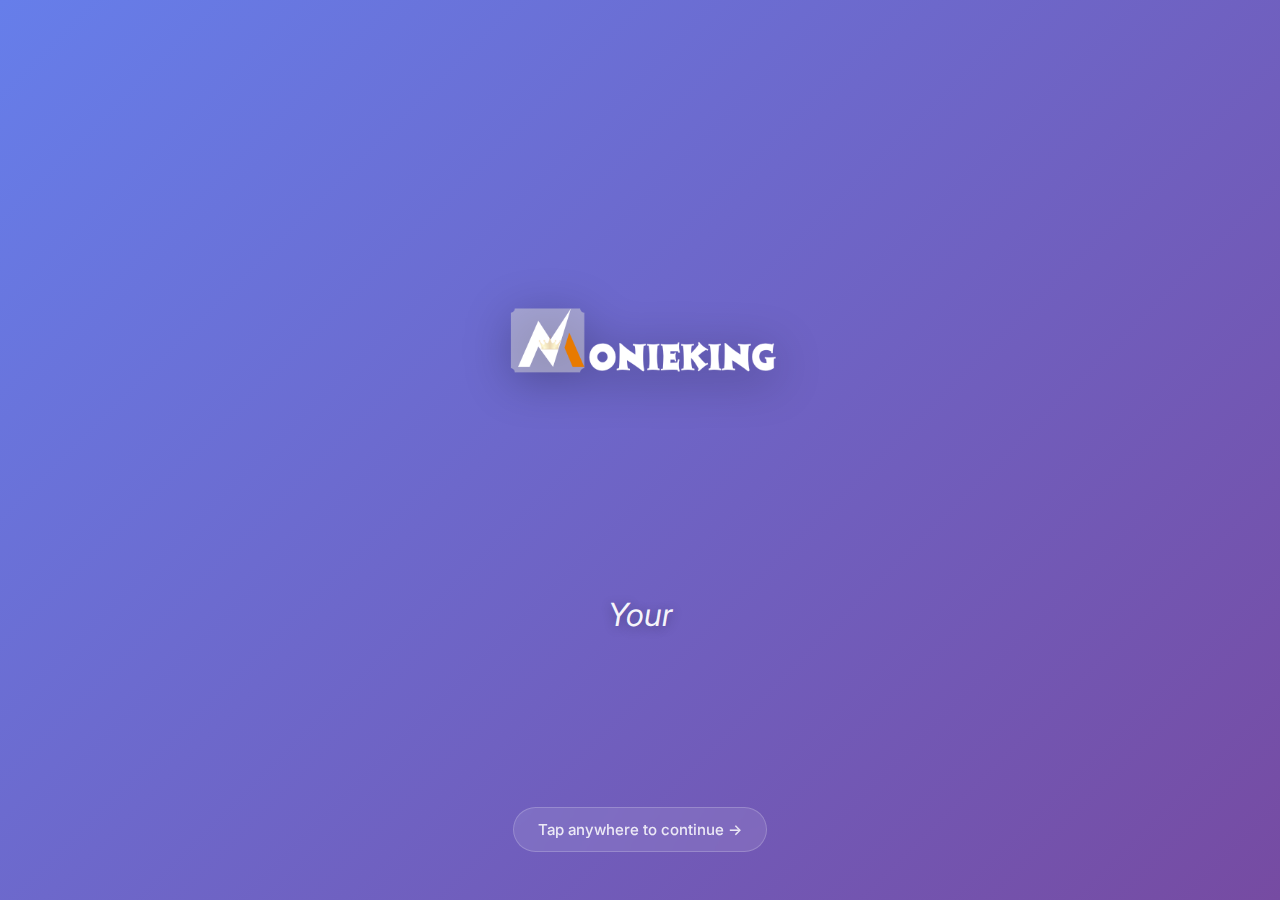
<file: index.html>
<!DOCTYPE html>
<html lang="en">
<head>
  <meta charset="UTF-8">
  <meta name="viewport" content="width=device-width, initial-scale=1.0">
  <title>MonieKing - Loading...</title>
  <link rel="icon" type="image/x-icon" href="assets/favicon.ico">
  <link rel="preconnect" href="https://fonts.googleapis.com">
  <link rel="preconnect" href="https://fonts.gstatic.com" crossorigin>
  <link href="https://fonts.googleapis.com/css2?family=Inter:wght@400;500;600;700;800&display=swap" rel="stylesheet">
  <style>
    * {
      margin: 0;
      padding: 0;
      box-sizing: border-box;
    }
    
    html, body {
      height: 100%;
      width: 100%;
      overflow: hidden;
    }
    
    body {
      font-family: 'Inter', sans-serif;
      background: linear-gradient(135deg, #667eea 0%, #764ba2 100%);
      background-size: 400% 400%;
      animation: gradientShift 8s ease infinite;
      transition: background 1s ease;
    }
    
    body.color-1 {
      background: linear-gradient(135deg, #667eea 0%, #764ba2 100%);
    }
    
    body.color-2 {
      background: linear-gradient(135deg, #0057FF 0%, #00d2ff 100%);
    }
    
    body.color-3 {
      background: linear-gradient(135deg, #f093fb 0%, #f5576c 100%);
    }
    
    @keyframes gradientShift {
      0% { background-position: 0% 50%; }
      50% { background-position: 100% 50%; }
      100% { background-position: 0% 50%; }
    }
    
    .splash-container {
      display: flex;
      flex-direction: column;
      justify-content: center;
      align-items: center;
      height: 100vh;
      width: 100vw;
      position: relative;
      cursor: pointer;
    }
    
    .logo-wrapper {
      margin-bottom: 3rem;
      animation: fadeInScale 1s ease-out;
    }
    
    @keyframes fadeInScale {
      from {
        opacity: 0;
        transform: scale(0.8);
      }
      to {
        opacity: 1;
        transform: scale(1);
      }
    }
    
    .logo-circle {
      width: 280px;
      height: 280px;
      border-radius: 32px;
      background: transparent;
      display: flex;
      align-items: center;
      justify-content: center;
      margin: 0 auto 2rem;
      animation: pulse 2s ease-in-out infinite;
      padding: 0;
    }
    
    @keyframes pulse {
      0%, 100% {
        transform: scale(1);
      }
      50% {
        transform: scale(1.05);
      }
    }
    
    .logo-img {
      width: 100%;
      height: 100%;
      object-fit: contain;
      filter: drop-shadow(0 8px 24px rgba(0, 0, 0, 0.4));
    }
    
    .typing-container {
      min-height: 100px;
      display: flex;
      align-items: center;
      justify-content: center;
      margin-bottom: 2rem;
    }
    
    .typing-text {
      font-size: 2rem;
      font-weight: 400;
      font-style: italic;
      color: rgba(255, 255, 255, 0.95);
      text-align: center;
      min-height: 60px;
      display: flex;
      align-items: center;
      text-shadow: 0 2px 12px rgba(0, 0, 0, 0.3);
      padding: 0 2rem;
    }
    
    .cursor-ball {
      display: inline-block;
      width: 8px;
      height: 8px;
      background: white;
      border-radius: 50%;
      margin-left: 8px;
      animation: blink 1s infinite;
      box-shadow: 0 0 10px rgba(255, 255, 255, 0.8);
    }
    
    @keyframes blink {
      0%, 49% { opacity: 1; transform: scale(1); }
      50%, 100% { opacity: 0; transform: scale(0.8); }
    }
    
    .skip-hint {
      position: absolute;
      bottom: 3rem;
      font-size: 0.9375rem;
      color: rgba(255, 255, 255, 0.85);
      text-align: center;
      animation: fadeIn 2s ease-in;
      font-weight: 500;
      padding: 12px 24px;
      background: rgba(255, 255, 255, 0.1);
      backdrop-filter: blur(10px);
      border-radius: 50px;
      border: 1px solid rgba(255, 255, 255, 0.2);
    }
    
    @keyframes fadeIn {
      from { opacity: 0; }
      to { opacity: 1; }
    }
    
    .fade-out {
      animation: fadeOut 0.8s ease-out forwards;
    }
    
    @keyframes fadeOut {
      to {
        opacity: 0;
        transform: scale(0.95);
      }
    }
    
    @media (max-width: 768px) {
      .logo-circle {
        width: 200px;
        height: 200px;
        padding: 15px;
      }
      
      .typing-text {
        font-size: 1.25rem;
        font-weight: 300;
        padding: 0 1.5rem;
      }
      
      .skip-hint {
        bottom: 2rem;
        padding: 10px 20px;
        font-size: 0.875rem;
      }
    }

    /* NEW ADDITION - Extra adjustments for very small screens */
    @media (max-width: 480px) {
      .logo-circle {
        width: 180px;
        height: 180px;
      }
      
      .typing-text {
        font-size: 1.125rem;
      }
    }
  </style>
</head>
<body class="color-1">
  <div class="splash-container" id="splashContainer">
    <div class="logo-wrapper">
      <div class="logo-circle">
        <img src="images/logo.png" alt="MonieKing" class="logo-img">
      </div>
    </div>
    
    <div class="typing-container">
      <div class="typing-text" id="typingText"></div>
    </div>
    
    <div class="skip-hint">Tap anywhere to continue →</div>
  </div>

  <script>
    // Typing animation configuration
    const slogans = [
      "Your Payment Gateway...",
      "The Global Money Power App...",
      "Banking Made Simple..."
    ];
    
    const backgroundColors = ['color-1', 'color-2', 'color-3'];
    
    let currentSloganIndex = 0;
    let currentCharIndex = 0;
    let isTyping = true;
    let isDeleting = false;
    let typingSpeed = 100;
    let deletingSpeed = 60;
    let pauseAfterTyping = 2500;
    let pauseAfterDeleting = 800;
    let autoRedirectTimer;
    let userInteracted = false;
    let typingTimeout;
    
    const typingElement = document.getElementById('typingText');
    const splashContainer = document.getElementById('splashContainer');
    const body = document.body;
    
    // Change background color for each slogan
    function changeBackgroundColor() {
      body.className = backgroundColors[currentSloganIndex];
    }
    
    // Typing effect function
    function typeEffect() {
      if (userInteracted) return;
      
      const currentSlogan = slogans[currentSloganIndex];
      
      if (isTyping) {
        // Typing forward
        if (currentCharIndex < currentSlogan.length) {
          typingElement.innerHTML = currentSlogan.substring(0, currentCharIndex + 1) + '<span class="cursor"></span>';
          currentCharIndex++;
          typingTimeout = setTimeout(typeEffect, typingSpeed);
        } else {
          // Finished typing current slogan
          isTyping = false;
          typingTimeout = setTimeout(typeEffect, pauseAfterTyping);
        }
      } else if (isDeleting) {
        // Deleting backward
        if (currentCharIndex > 0) {
          typingElement.innerHTML = currentSlogan.substring(0, currentCharIndex - 1) + '<span class="cursor"></span>';
          currentCharIndex--;
          typingTimeout = setTimeout(typeEffect, deletingSpeed);
        } else {
          // Finished deleting
          isDeleting = false;
          isTyping = true;
          currentSloganIndex = (currentSloganIndex + 1) % slogans.length;
          changeBackgroundColor(); // Change color when moving to next slogan
          typingTimeout = setTimeout(typeEffect, pauseAfterDeleting);
        }
      } else {
        // Start deleting
        isDeleting = true;
        typingTimeout = setTimeout(typeEffect, deletingSpeed);
      }
    }
    
    // Redirect to login function
    function redirectToLogin() {
      if (userInteracted) return;
      userInteracted = true;
      
      // Clear any ongoing timers
      clearTimeout(autoRedirectTimer);
      clearTimeout(typingTimeout);
      
      // Add fade out animation
      splashContainer.classList.add('fade-out');
      
      // Redirect after animation
      setTimeout(() => {
        window.location.href = 'login.html';
      }, 800);
    }
    
    // Start typing animation
    setTimeout(() => {
      typeEffect();
    }, 500);
    
    // Auto redirect after 12 seconds (time for all 3 slogans to show)
    autoRedirectTimer = setTimeout(redirectToLogin, 12000);
    
    // Skip on click/tap anywhere
    splashContainer.addEventListener('click', redirectToLogin);
    splashContainer.addEventListener('touchstart', redirectToLogin);
    
    // Skip on any key press
    document.addEventListener('keydown', redirectToLogin);
  </script>
</body>
</html>
</file>
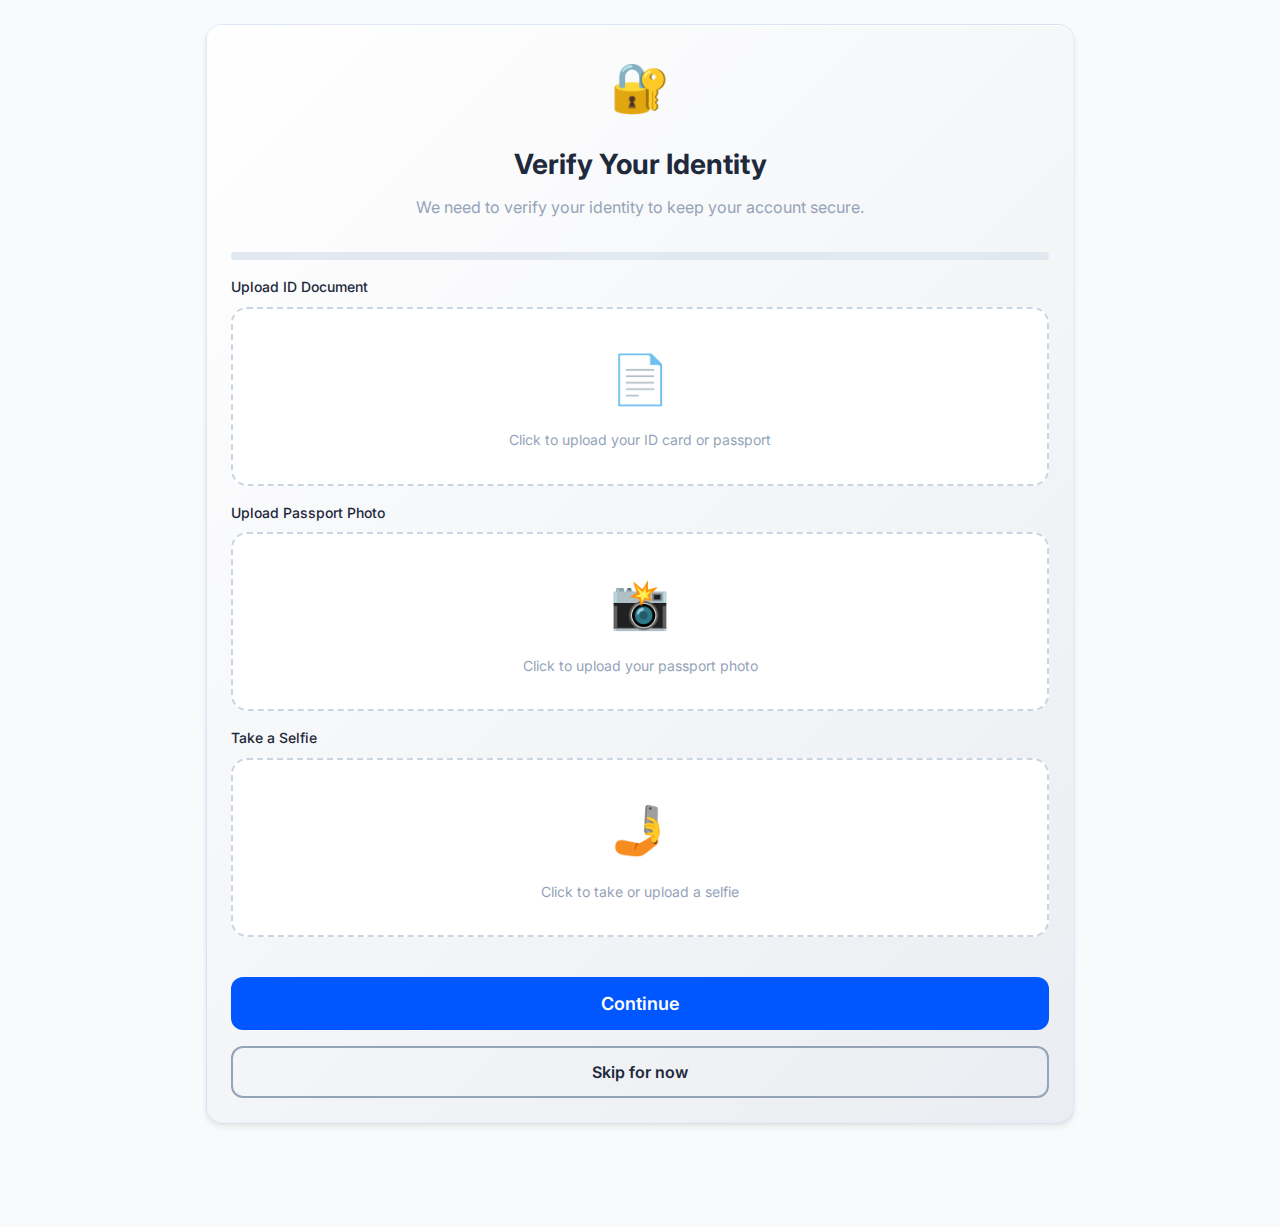
<file: kyc.html>
<!DOCTYPE html>
<html lang="en">
<head>
  <meta charset="UTF-8">
  <meta name="viewport" content="width=device-width, initial-scale=1.0">
  <title>Verification - MonieKing</title>
  <link href="https://fonts.googleapis.com/css2?family=Inter:wght@400;500;600;700;800&display=swap" rel="stylesheet">
  <link rel="stylesheet" href="css/style.css">
</head>
<body>
  
  <div class="page">
    <div class="page-content">
      <div class="card slide-up">
        <div style="text-align: center; margin-bottom: 2rem;">
          <div style="font-size: 3rem; margin-bottom: 1rem;">🔐</div>
          <h1 style="font-size: 1.75rem; margin-bottom: 0.5rem;">Verify Your Identity</h1>
          <p class="text-muted">We need to verify your identity to keep your account secure.</p>
        </div>
        
        <div class="progress-bar">
          <div class="progress-fill" id="progressFill" style="width: 0%"></div>
        </div>
        
        <form id="kycForm">
          <div class="form-group">
            <label class="form-label">Upload ID Document</label>
            <div class="upload-box" id="idUpload" onclick="document.getElementById('idFile').click()">
              <div class="upload-icon">📄</div>
              <div class="upload-text">Click to upload your ID card or passport</div>
              <input type="file" id="idFile" style="display: none;" accept="image/*" onchange="handleFileUpload(this, 'idUpload')">
            </div>
          </div>
          
          <div class="form-group">
            <label class="form-label">Upload Passport Photo</label>
            <div class="upload-box" id="passportUpload" onclick="document.getElementById('passportFile').click()">
              <div class="upload-icon">📸</div>
              <div class="upload-text">Click to upload your passport photo</div>
              <input type="file" id="passportFile" style="display: none;" accept="image/*" onchange="handleFileUpload(this, 'passportUpload')">
            </div>
          </div>
          
          <div class="form-group">
            <label class="form-label">Take a Selfie</label>
            <div class="upload-box" id="selfieUpload" onclick="document.getElementById('selfieFile').click()">
              <div class="upload-icon">🤳</div>
              <div class="upload-text">Click to take or upload a selfie</div>
              <input type="file" id="selfieFile" style="display: none;" accept="image/*" onchange="handleFileUpload(this, 'selfieUpload')">
            </div>
          </div>
          
          <button type="submit" class="btn btn-primary btn-block btn-lg mt-lg">Continue</button>
          <button type="button" class="btn btn-outline btn-block mt-md" onclick="skipKYC()">Skip for now</button>
        </form>
      </div>
    </div>
  </div>
  
  <script src="js/components.js"></script>
  <script src="js/app.js"></script>
  <script>
    let uploadedFiles = {
      id: false,
      passport: false,
      selfie: false
    };
    
    function handleFileUpload(input, boxId) {
      if (input.files && input.files[0]) {
        const box = document.getElementById(boxId);
        box.classList.add('active');
        box.querySelector('.upload-text').textContent = '✓ ' + input.files[0].name;
        
        // Mark as uploaded
        if (boxId === 'idUpload') uploadedFiles.id = true;
        if (boxId === 'passportUpload') uploadedFiles.passport = true;
        if (boxId === 'selfieUpload') uploadedFiles.selfie = true;
        
        updateProgress();
      }
    }
    
    function updateProgress() {
      const total = Object.values(uploadedFiles).filter(v => v).length;
      const percentage = (total / 3) * 100;
      document.getElementById('progressFill').style.width = percentage + '%';
    }
    
    document.getElementById('kycForm').addEventListener('submit', function(e) {
      e.preventDefault();
      
      if (!uploadedFiles.id || !uploadedFiles.passport || !uploadedFiles.selfie) {
        showAlert('Please upload all required documents', 'warning');
        return;
      }
      
      // Simulate verification
      showLoader();
      
      setTimeout(() => {
        hideLoader();
        showSuccessModal(
          'Verification Submitted!',
          'Your documents have been submitted for verification. We\'ll notify you once approved.',
          () => {
            localStorage.setItem('isLoggedIn', 'true');
            localStorage.setItem('kycStatus', 'pending');
            window.location.href = 'dashboard.html';
          }
        );
      }, 2000);
    });
    
    function skipKYC() {
      localStorage.setItem('isLoggedIn', 'true');
      localStorage.setItem('kycStatus', 'pending');
      window.location.href = 'dashboard.html';
    }
  </script>
</body>
</html>
</file>
<file: css/style.css>
/* =========================
   MONIEKING - UNIFIED STYLESHEET
   Complete CSS for all pages
========================= */

/* =========================
   GLOBAL VARIABLES
========================= */
:root {
  --primary-blue: #0057FF;
  --accent-gold: #F5B301;
  --background: #F8FAFC;
  --text-dark: #1E293B;
  --text-muted: #94A3B8;
  --white: #FFFFFF;
  --success: #10B981;
  --warning: #F59E0B;
  --error: #EF4444;

  --spacing-xs: 8px;
  --spacing-sm: 12px;
  --spacing-md: 16px;
  --spacing-lg: 24px;
  --spacing-xl: 32px;

  --radius-sm: 8px;
  --radius-md: 12px;
  --radius-lg: 16px;
  --radius-xl: 24px;

  --shadow-sm: 0 1px 2px rgba(0, 0, 0, 0.05);
  --shadow-md: 0 4px 6px rgba(0, 0, 0, 0.07);
  --shadow-lg: 0 10px 15px rgba(0, 0, 0, 0.1);
  --shadow-xl: 0 20px 25px rgba(0, 0, 0, 0.15);
}

/* =========================
   GLOBAL RESETS
========================= */
* {
  margin: 0;
  padding: 0;
  box-sizing: border-box;
}

body {
  font-family: 'Inter', 'Poppins', -apple-system, BlinkMacSystemFont, 'Segoe UI', sans-serif;
  background: var(--background);
  color: var(--text-dark);
  line-height: 1.6;
  -webkit-font-smoothing: antialiased;
  -moz-osx-font-smoothing: grayscale;
}

img {
  max-width: 100%;
  height: auto;
  display: block;
}

a {
  text-decoration: none;
  color: inherit;
  transition: all 0.3s ease;
}

button {
  font-family: inherit;
  cursor: pointer;
  border: none;
  outline: none;
  transition: all 0.3s ease;
}

input,
textarea,
select {
  font-family: inherit;
  outline: none;
  transition: all 0.3s ease;
}

/* =========================
   TYPOGRAPHY
========================= */
h1 {
  font-size: 2rem;
  font-weight: 700;
  margin-bottom: var(--spacing-md);
}

h2 {
  font-size: 1.5rem;
  font-weight: 600;
  margin-bottom: var(--spacing-sm);
}

h3 {
  font-size: 1.25rem;
  font-weight: 600;
  margin-bottom: var(--spacing-sm);
}

h4 {
  font-size: 1rem;
  font-weight: 600;
  margin-bottom: var(--spacing-xs);
}

.text-sm {
  font-size: 0.875rem;
}

.text-xs {
  font-size: 0.75rem;
}

.text-lg {
  font-size: 1.125rem;
}

.text-xl {
  font-size: 1.25rem;
}

.text-2xl {
  font-size: 1.5rem;
}

.text-3xl {
  font-size: 1.875rem;
}

.font-bold {
  font-weight: 700;
}

.font-semibold {
  font-weight: 600;
}

.font-medium {
  font-weight: 500;
}

.text-muted {
  color: var(--text-muted);
}

.text-primary {
  color: var(--primary-blue);
}

.text-gold {
  color: var(--accent-gold);
}

/* =========================
   UTILITY CLASSES
========================= */
.flex {
  display: flex;
}

.flex-center {
  display: flex;
  align-items: center;
  justify-content: center;
}

.flex-between {
  display: flex;
  align-items: center;
  justify-content: space-between;
}

.flex-column {
  flex-direction: column;
}

.gap-xs {
  gap: var(--spacing-xs);
}

.gap-sm {
  gap: var(--spacing-sm);
}

.gap-md {
  gap: var(--spacing-md);
}

.gap-lg {
  gap: var(--spacing-lg);
}

.rounded-sm {
  border-radius: var(--radius-sm);
}

.rounded-md {
  border-radius: var(--radius-md);
}

.rounded-lg {
  border-radius: var(--radius-lg);
}

.rounded-xl {
  border-radius: var(--radius-xl);
}

.rounded-full {
  border-radius: 9999px;
}

.shadow-sm {
  box-shadow: var(--shadow-sm);
}

.shadow-md {
  box-shadow: var(--shadow-md);
}

.shadow-lg {
  box-shadow: var(--shadow-lg);
}

.mb-xs {
  margin-bottom: var(--spacing-xs);
}

.mb-sm {
  margin-bottom: var(--spacing-sm);
}

.mb-md {
  margin-bottom: var(--spacing-md);
}

.mb-lg {
  margin-bottom: var(--spacing-lg);
}

.mt-md {
  margin-top: var(--spacing-md);
}

.mt-lg {
  margin-top: var(--spacing-lg);
}

.p-sm {
  padding: var(--spacing-sm);
}

.p-md {
  padding: var(--spacing-md);
}

.p-lg {
  padding: var(--spacing-lg);
}

.w-full {
  width: 100%;
}

.text-center {
  text-align: center;
}

.hidden {
  display: none;
}

/* =========================
   CONTAINER & LAYOUT
========================= */
.container {
  width: 100%;
  max-width: 1200px;
  margin: 0 auto;
  padding: 0 var(--spacing-md);
}

.page {
  min-height: 100vh;
  padding-bottom: 80px;
}

.page-content {
  padding: var(--spacing-lg) var(--spacing-md);
  max-width: 600px;
  margin: 0 auto;
}

/* =========================
   APP HEADER WITH LOGO & PROFILE
========================= */
.app-header {
  background: linear-gradient(135deg, rgba(0, 87, 255, 0.05) 0%, rgba(245, 179, 1, 0.05) 100%);
  backdrop-filter: blur(10px);
  padding: var(--spacing-md) var(--spacing-lg);
  box-shadow: var(--shadow-md);
  display: flex;
  justify-content: space-between;
  align-items: center;
  gap: var(--spacing-md);
  position: sticky;
  top: 0;
  z-index: 100;
  border-bottom: 1px solid rgba(0, 87, 255, 0.1);
}

body.dark-mode .app-header {
  background: linear-gradient(135deg, rgba(0, 87, 255, 0.15) 0%, rgba(245, 179, 1, 0.15) 100%);
  border-bottom: 1px solid rgba(255, 255, 255, 0.1);
}

.logo-area {
  display: flex;
  align-items: center;
  gap: var(--spacing-md);
}

.app-logo-img {
  height: 40px;
  width: auto;
  object-fit: contain;
  filter: drop-shadow(0 2px 4px rgba(0, 0, 0, 0.2));
}

.slogan-area-inline {
  min-height: 20px;
  display: flex;
  align-items: center;
}

.slogan-text {
  font-size: 0.8125rem;
  color: #FFFFFF;
  font-weight: 600;
  font-style: italic;
  text-shadow: 0 1px 2px rgba(0, 0, 0, 0.3);
}

body.dark-mode .slogan-text {
  color: #F1F5F9;
  text-shadow: 0 1px 2px rgba(0, 0, 0, 0.5);
}

.header-right {
  display: flex;
  align-items: center;
  gap: var(--spacing-md);
}

/* Inline MKoin Display */
.mkoin-display-inline {
  display: flex;
  align-items: center;
  gap: 8px;
  background: linear-gradient(135deg, var(--accent-gold) 0%, #E0A000 100%);
  padding: 8px 14px;
  border-radius: 50px;
  cursor: pointer;
  transition: all 0.3s ease;
  border: 2px solid rgba(255, 255, 255, 0.3);
  box-shadow: 0 2px 8px rgba(245, 179, 1, 0.3);
}

.mkoin-display-inline:hover {
  transform: translateY(-2px);
  box-shadow: 0 4px 12px rgba(245, 179, 1, 0.5);
}

.mkoin-icon-inline {
  width: 22px;
  height: 22px;
  background: white;
  border-radius: 50%;
  display: flex;
  align-items: center;
  justify-content: center;
  font-weight: bold;
  font-size: 0.75rem;
  color: var(--accent-gold);
}

.mkoin-info {
  display: flex;
  flex-direction: column;
  line-height: 1;
}

.mkoin-balance-inline {
  color: white;
  font-weight: 700;
  font-size: 0.8125rem;
}

.mkoin-label-inline {
  color: rgba(255, 255, 255, 0.9);
  font-size: 0.5625rem;
  font-weight: 600;
  margin-top: 2px;
}

/* Inline Dark Mode Toggle */
.dark-mode-toggle-inline {
  background: var(--white);
  border: 2px solid var(--primary-blue);
  width: 42px;
  height: 42px;
  border-radius: 50%;
  display: flex;
  align-items: center;
  justify-content: center;
  font-size: 1.25rem;
  cursor: pointer;
  box-shadow: 0 2px 8px rgba(0, 87, 255, 0.2);
  transition: all 0.3s ease;
}

.dark-mode-toggle-inline:hover {
  transform: scale(1.08) rotate(15deg);
  box-shadow: 0 4px 12px rgba(0, 87, 255, 0.3);
}

body.dark-mode .dark-mode-toggle-inline {
  background: var(--primary-blue);
  border-color: var(--accent-gold);
}

.profile-area {
  display: flex;
  align-items: center;
  gap: var(--spacing-sm);
  cursor: pointer;
  padding: 6px 12px;
  border-radius: var(--radius-lg);
  transition: all 0.3s ease;
}

.profile-area:hover {
  background: rgba(0, 87, 255, 0.08);
}

body.dark-mode .profile-area:hover {
  background: rgba(255, 255, 255, 0.08);
}

.profile-avatar {
  width: 40px;
  height: 40px;
  border-radius: 50%;
  background: linear-gradient(135deg, var(--primary-blue), var(--accent-gold));
  display: flex;
  align-items: center;
  justify-content: center;
  color: white;
  font-weight: 700;
  font-size: 1rem;
  border: 2px solid white;
  box-shadow: 0 2px 8px rgba(0, 87, 255, 0.3);
}

.profile-info {
  display: flex;
  flex-direction: column;
  align-items: flex-start;
}

.profile-name {
  font-size: 0.875rem;
  font-weight: 600;
  color: #2F4F4F;
}

body.dark-mode .profile-name {
  color: #F1F5F9;
}

.profile-status {
  font-size: 0.625rem;
  color: var(--success);
  display: flex;
  align-items: center;
  gap: 4px;
}

.status-dot {
  width: 6px;
  height: 6px;
  border-radius: 50%;
  background: var(--success);
  animation: pulse 2s infinite;
}

/* Dashboard Welcome Section */
.dashboard-welcome {
  padding: var(--spacing-lg) var(--spacing-md);
  background: linear-gradient(135deg, rgba(0, 87, 255, 0.03) 0%, rgba(245, 179, 1, 0.03) 100%);
  margin-bottom: var(--spacing-md);
}

.welcome-title {
  font-size: 1.5rem;
  font-weight: 700;
  color: var(--text-dark);
  margin-bottom: 4px;
}

.welcome-subtitle {
  font-size: 0.875rem;
  color: var(--text-muted);
}

@media (min-width: 768px) {
  .dashboard-welcome {
    padding: var(--spacing-xl) var(--spacing-lg);
  }

  .welcome-title {
    font-size: 2rem;
  }

  .welcome-subtitle {
    font-size: 1rem;
  }
}

@media (max-width: 1024px) {
  .mkoin-info {
    display: none;
  }

  .mkoin-display-inline {
    padding: 8px;
  }
}

@media (max-width: 768px) {
  .app-header {
    padding: var(--spacing-sm) var(--spacing-md);
    flex-wrap: wrap;
  }

  .logo-area {
    flex: 1;
    flex-direction: column;
    align-items: flex-start;
    gap: 4px;
  }

  .slogan-area-inline {
    width: 100%;
  }

  .slogan-text {
    font-size: 0.6875rem;
  }

  .header-right {
    gap: var(--spacing-sm);
  }

  .profile-info {
    display: none;
  }

  .app-logo-img {
    height: 32px;
  }

  .profile-avatar {
    width: 36px;
    height: 36px;
    font-size: 0.875rem;
  }

  .dark-mode-toggle-inline {
    width: 38px;
    height: 38px;
    font-size: 1.125rem;
  }

  .mkoin-display-inline {
    padding: 6px 10px;
    gap: 6px;
  }

  .mkoin-icon-inline {
    width: 20px;
    height: 20px;
    font-size: 0.6875rem;
  }

  .mkoin-balance-inline {
    font-size: 0.75rem;
  }

  .mkoin-label-inline {
    font-size: 0.5rem;
  }

  .dashboard-welcome {
    padding: var(--spacing-md);
  }

  .welcome-title {
    font-size: 1.25rem;
  }

  .welcome-subtitle {
    font-size: 0.8125rem;
  }
}

@media (max-width: 1024px) {
  .mkoin-display-inline {
    padding: 6px 12px;
  }

  .mkoin-info {
    display: flex;
  }

  .mkoin-balance-inline {
    font-size: 0.75rem;
  }

  .mkoin-label-inline {
    font-size: 0.5rem;
  }
}

.app-header {
  background: var(--white);
  padding: var(--spacing-md) var(--spacing-lg);
  box-shadow: var(--shadow-md);
  display: flex;
  justify-content: space-between;
  align-items: center;
  gap: var(--spacing-md);
  position: sticky;
  top: 0;
  z-index: 100;
  border-bottom: 1px solid rgba(0, 87, 255, 0.1);
}

.logo-area {
  display: flex;
  flex-direction: column;
  align-items: flex-start;
  gap: var(--spacing-xs);
}

.app-logo-img {
  height: 40px;
  width: auto;
  object-fit: contain;
}

.slogan-area-mobile {
  min-height: 20px;
}

.slogan-text {
  font-size: 0.75rem;
  color: var(--text-muted);
  font-weight: 500;
  font-style: italic;
}

.profile-area {
  display: flex;
  align-items: center;
  gap: var(--spacing-sm);
  cursor: pointer;
  padding: 6px 12px;
  border-radius: var(--radius-lg);
  transition: all 0.3s ease;
}

.profile-area:hover {
  background: #F8FAFC;
}

.profile-avatar {
  width: 40px;
  height: 40px;
  border-radius: 50%;
  background: linear-gradient(135deg, var(--primary-blue), var(--accent-gold));
  display: flex;
  align-items: center;
  justify-content: center;
  color: white;
  font-weight: 700;
  font-size: 1rem;
  border: 2px solid white;
  box-shadow: 0 2px 8px rgba(0, 87, 255, 0.3);
}

.profile-info {
  display: flex;
  flex-direction: column;
  align-items: flex-start;
}

.profile-name {
  font-size: 0.875rem;
  font-weight: 600;
  color: var(--text-dark);
}

.profile-status {
  font-size: 0.625rem;
  color: var(--success);
  display: flex;
  align-items: center;
  gap: 4px;
}

.status-dot {
  width: 6px;
  height: 6px;
  border-radius: 50%;
  background: var(--success);
  animation: pulse 2s infinite;
}

/* Dashboard Welcome Section */
.dashboard-welcome {
  padding: var(--spacing-lg) var(--spacing-md);
  background: linear-gradient(135deg, rgba(0, 87, 255, 0.03) 0%, rgba(245, 179, 1, 0.03) 100%);
  margin-bottom: var(--spacing-md);
}

.welcome-title {
  font-size: 1.5rem;
  font-weight: 700;
  color: var(--text-dark);
  margin-bottom: 4px;
}

.welcome-subtitle {
  font-size: 0.875rem;
  color: var(--text-muted);
}

@media (min-width: 768px) {
  .slogan-area-mobile {
    display: none;
  }

  .dashboard-welcome {
    padding: var(--spacing-xl) var(--spacing-lg);
  }

  .welcome-title {
    font-size: 2rem;
  }

  .welcome-subtitle {
    font-size: 1rem;
  }
}

@media (max-width: 768px) {
  .app-header {
    padding: var(--spacing-sm) var(--spacing-md);
  }

  .profile-info {
    display: none;
  }

  .app-logo-img {
    height: 32px;
  }

  .profile-avatar {
    width: 36px;
    height: 36px;
    font-size: 0.875rem;
  }

  .dashboard-welcome {
    padding: var(--spacing-md);
  }

  .welcome-title {
    font-size: 1.25rem;
  }

  .welcome-subtitle {
    font-size: 0.8125rem;
  }
}

@media (max-width: 768px) {
  .slogan-text {
    font-size: 0.625rem;
    line-height: 1.2;
  }
}

/* NEW ADDITION - Progressive smaller sizes for tiny screens */
@media (max-width: 640px) {
  .slogan-text {
    font-size: 0.5625rem;
  }
}

@media (max-width: 480px) {
  .slogan-text {
    font-size: 0.5rem;
    line-height: 1.1;
  }

  .logo-area {
    max-width: 45%;
  }
}

@media (max-width: 380px) {
  .slogan-text {
    font-size: 0.4375rem;
  }
}

/* =========================
   PAGE HEADER
========================= */
.page-header {
  background: var(--white);
  padding: var(--spacing-lg) var(--spacing-md);
  box-shadow: var(--shadow-sm);
  margin-bottom: var(--spacing-lg);
}

.header-greeting {
  font-size: 1.5rem;
  font-weight: 700;
  color: var(--text-dark);
}

.header-subtitle {
  font-size: 0.875rem;
  color: var(--text-muted);
  margin-top: 4px;
}

/* =========================
   VIRTUAL DEBIT CARD (3D)
========================= */


.card-scene {
  perspective: 1000px;
  width: 100%;
  max-width: 400px;
  height: 250px;
  margin: 0 auto var(--spacing-xl);
  cursor: pointer;
}

.virtual-card {
  width: 100%;
  height: 100%;
  position: relative;
  transform-style: preserve-3d;
  transition: transform 0.8s cubic-bezier(0.175, 0.885, 0.32, 1.275);
  border-radius: 20px;
  box-shadow: 0 20px 60px rgba(0, 0, 0, 0.3);
}

.virtual-card.flipped {
  transform: rotateY(180deg);
}

.card-front,
.card-back {
  position: absolute;
  width: 100%;
  height: 100%;
  backface-visibility: hidden;
  border-radius: 20px;
  padding: 1.5rem;
  color: white;
  display: flex;
  flex-direction: column;
  justify-content: space-between;
}

.card-front {
  background: linear-gradient(135deg, #667eea 0%, #764ba2 100%);
}

.card-back {
  background: linear-gradient(135deg, #764ba2 0%, #667eea 100%);
  transform: rotateY(180deg);
}

/* Card Theme Variations */
.virtual-card.glass .card-front {
  background: rgba(255, 255, 255, 0.1);
  backdrop-filter: blur(20px);
  border: 1px solid rgba(255, 255, 255, 0.2);
}

.virtual-card.glass .card-back {
  background: rgba(255, 255, 255, 0.15);
  backdrop-filter: blur(20px);
  border: 1px solid rgba(255, 255, 255, 0.2);
}

.virtual-card.gradient .card-front {
  background: linear-gradient(135deg, #f093fb 0%, #f5576c 100%);
}

.virtual-card.gradient .card-back {
  background: linear-gradient(135deg, #f5576c 0%, #f093fb 100%);
}

.virtual-card.metallic .card-front {
  background: linear-gradient(135deg, #434343 0%, #000000 100%);
}

.virtual-card.metallic .card-back {
  background: linear-gradient(135deg, #000000 0%, #434343 100%);
}

.virtual-card.neon .card-front {
  background: linear-gradient(135deg, #00d2ff 0%, #3a47d5 100%);
  box-shadow: 0 20px 60px rgba(0, 210, 255, 0.4);
}

.virtual-card.neon .card-back {
  background: linear-gradient(135deg, #3a47d5 0%, #00d2ff 100%);
  box-shadow: 0 20px 60px rgba(0, 210, 255, 0.4);
}

.virtual-card.pastel .card-front {
  background: linear-gradient(135deg, #a8edea 0%, #fed6e3 100%);
  color: #333;
}

.virtual-card.pastel .card-back {
  background: linear-gradient(135deg, #fed6e3 0%, #a8edea 100%);
  color: #333;
}

.virtual-card.carbon .card-front {
  background: linear-gradient(135deg, #232526 0%, #414345 100%);
  background-image:
    linear-gradient(135deg, #232526 0%, #414345 100%),
    repeating-linear-gradient(45deg, transparent, transparent 10px, rgba(255, 255, 255, .05) 10px, rgba(255, 255, 255, .05) 20px);
}

.virtual-card.carbon .card-back {
  background: linear-gradient(135deg, #414345 0%, #232526 100%);
}

.virtual-card.royal .card-front {
  background: linear-gradient(135deg, #1e3c72 0%, #2a5298 100%);
}

.virtual-card.royal .card-back {
  background: linear-gradient(135deg, #2a5298 0%, #1e3c72 100%);
}

.virtual-card.emerald .card-front {
  background: linear-gradient(135deg, #11998e 0%, #38ef7d 100%);
}

.virtual-card.emerald .card-back {
  background: linear-gradient(135deg, #38ef7d 0%, #11998e 100%);
}

.virtual-card.sunset .card-front {
  background: linear-gradient(135deg, #fa709a 0%, #fee140 100%);
}

.virtual-card.sunset .card-back {
  background: linear-gradient(135deg, #fee140 0%, #fa709a 100%);
}

.virtual-card.whitegold .card-front {
  background: linear-gradient(135deg, #f5f7fa 0%, #c3cfe2 100%);
  color: #333;
}

.virtual-card.whitegold .card-back {
  background: linear-gradient(135deg, #c3cfe2 0%, #f5f7fa 100%);
  color: #333;
}

/* Card Elements */
.card-chip {
  font-size: 2rem;
  margin-bottom: 1rem;
}

.card-logo {
  font-size: 1.25rem;
  font-weight: 700;
  opacity: 0.9;
  position: absolute;
  top: 1.5rem;
  right: 1.5rem;
  text-shadow: 0 2px 4px rgba(0, 0, 0, 0.2);
}

.card-logo-img {
  position: absolute;
  top: 1.5rem;
  right: 1.5rem;
  height: 35px;
  width: auto;
  object-fit: contain;
  filter: drop-shadow(0 2px 4px rgba(0, 0, 0, 0.2));
  border-radius: 0;
  background: transparent;
  padding: 0;
}

.card-number {
  font-size: 1.5rem;
  font-weight: 600;
  letter-spacing: 3px;
  margin: 1.5rem 0;
  text-shadow: 0 2px 4px rgba(0, 0, 0, 0.2);
}

.card-details {
  display: flex;
  justify-content: space-between;
  gap: 2rem;
}

.card-holder,
.card-expiry {
  flex: 1;
}

.card-label {
  font-size: 0.625rem;
  text-transform: uppercase;
  opacity: 0.8;
  margin-bottom: 0.25rem;
  letter-spacing: 1px;
}

.card-value {
  font-size: 0.875rem;
  font-weight: 600;
  text-shadow: 0 1px 2px rgba(0, 0, 0, 0.2);
}

/* Card Back Elements */
.card-stripe {
  background: rgba(0, 0, 0, 0.5);
  height: 50px;
  width: calc(100% + 3rem);
  margin: -1.5rem -1.5rem 1.5rem -1.5rem;
  display: none;
  /* Removed per request */
}

.card-balance-container {
  text-align: center;
  flex: 1;
  display: flex;
  flex-direction: column;
  justify-content: center;
  align-items: center;
}

.card-balance-label {
  font-size: 0.875rem;
  opacity: 0.9;
  margin-bottom: 0.5rem;
  text-transform: uppercase;
  letter-spacing: 1px;
}

.card-balance-amount {
  font-size: 2.5rem;
  font-weight: 700;
  margin-bottom: 0.5rem;
  text-shadow: 0 2px 8px rgba(0, 0, 0, 0.3);
}

.card-balance-hint {
  font-size: 0.75rem;
  opacity: 0.7;
  font-style: italic;
}

.card-cvv {
  text-align: right;
  background: rgba(255, 255, 255, 0.1);
  padding: 0.75rem;
  border-radius: 8px;
}

/* Responsive Card */
@media (max-width: 768px) {
  .card-scene {
    height: 200px;
    max-width: 100%;
    margin-bottom: var(--spacing-lg);
  }

  .card-front,
  .card-back {
    padding: 1rem;
  }

  .card-number {
    font-size: 1.125rem;
    letter-spacing: 2px;
    margin: 1rem 0;
  }

  .card-balance-amount {
    font-size: 1.75rem;
  }

  .card-logo {
    font-size: 0.875rem;
    top: 1rem;
    right: 1rem;
  }

  .card-chip {
    font-size: 1.5rem;
  }

  .card-details {
    gap: 1rem;
  }

  .card-value {
    font-size: 0.75rem;
  }
}

/* Redmi 13C and similar devices (720x1600, 360x800 logical) */
@media (max-width: 480px) {
  .card-scene {
    height: 170px;
    max-width: 95%;
    margin-left: auto;
    margin-right: auto;
  }

  .card-front,
  .card-back {
    padding: 0.75rem;
  }

  .card-number {
    font-size: 0.9375rem;
    letter-spacing: 1px;
    margin: 0.75rem 0;
  }

  .card-balance-amount {
    font-size: 1.5rem;
  }

  .card-chip {
    font-size: 1.25rem;
    margin-bottom: 0.5rem;
  }

  .card-logo {
    font-size: 0.75rem;
    top: 0.75rem;
    right: 0.75rem;
  }

  .card-label {
    font-size: 0.5625rem;
  }

  .card-value {
    font-size: 0.6875rem;
  }

  .card-details {
    gap: 0.75rem;
  }

  .card-stripe {
    height: 40px;
  }

  .card-balance-label {
    font-size: 0.75rem;
  }
}

/* Extra small devices like Redmi with narrow screens */
@media (max-width: 380px) {
  .card-scene {
    height: 160px;
    max-width: 92%;
  }

  .card-number {
    font-size: 0.875rem;
    letter-spacing: 0.5px;
  }

  .card-balance-amount {
    font-size: 1.375rem;
  }
}

/* =========================
   BUTTONS
========================= */
.btn {
  padding: 14px 24px;
  border-radius: var(--radius-md);
  font-weight: 600;
  font-size: 1rem;
  display: inline-flex;
  align-items: center;
  justify-content: center;
  gap: var(--spacing-xs);
  cursor: pointer;
  border: none;
  transition: all 0.3s ease;
}

.btn-primary {
  background: var(--primary-blue);
  color: var(--white);
}

.btn-primary:hover {
  background: #0046CC;
  transform: translateY(-2px);
  box-shadow: var(--shadow-lg);
}

.btn-secondary {
  background: var(--white);
  color: var(--primary-blue);
  border: 2px solid var(--primary-blue);
}

.btn-secondary:hover {
  background: var(--primary-blue);
  color: var(--white);
}

.btn-gold {
  background: var(--accent-gold);
  color: var(--text-dark);
}

.btn-gold:hover {
  background: #E0A000;
  transform: translateY(-2px);
  box-shadow: var(--shadow-lg);
}

.btn-outline {
  background: transparent;
  border: 2px solid var(--text-muted);
  color: var(--text-dark);
}

.btn-outline:hover {
  border-color: var(--primary-blue);
  color: var(--primary-blue);
}

.btn-sm {
  padding: 8px 16px;
  font-size: 0.875rem;
}

.btn-lg {
  padding: 16px 32px;
  font-size: 1.125rem;
}

.btn-block {
  width: 100%;
}

/* =========================
   FORM ELEMENTS
========================= */
.form-group {
  margin-bottom: var(--spacing-md);
}

.form-label {
  display: block;
  margin-bottom: var(--spacing-xs);
  font-weight: 500;
  color: var(--text-dark);
  font-size: 0.875rem;
}

.form-input,
.form-select,
.form-textarea {
  width: 100%;
  padding: 12px 16px;
  border: none;
  border-radius: var(--radius-md);
  font-size: 1rem;
  background: var(--white);
  transition: all 0.3s ease;
  box-shadow: 0 1px 3px rgba(0, 0, 0, 0.1);
}

.form-input:focus,
.form-select:focus,
.form-textarea:focus {
  outline: none;
  box-shadow: 0 0 0 3px rgba(0, 87, 255, 0.2), 0 2px 6px rgba(0, 0, 0, 0.1);
}

.form-textarea {
  resize: vertical;
  min-height: 100px;
}

.form-checkbox {
  display: flex;
  align-items: center;
  gap: var(--spacing-xs);
  cursor: pointer;
}

.form-checkbox input {
  width: 18px;
  height: 18px;
  cursor: pointer;
}

.input-icon {
  position: relative;
}

.input-icon input {
  padding-left: 40px;
}

.input-icon svg {
  position: absolute;
  left: 12px;
  top: 50%;
  transform: translateY(-50%);
  color: var(--text-muted);
}

/* =========================
   CARDS
========================= */
.card {
  background: linear-gradient(135deg, #f5f7fa 0%, #e8ebf0 100%);
  background-image:
    linear-gradient(135deg, rgba(255, 255, 255, 0.9) 0%, rgba(232, 235, 240, 0.9) 100%),
    repeating-linear-gradient(45deg, transparent, transparent 10px, rgba(0, 87, 255, 0.02) 10px, rgba(0, 87, 255, 0.02) 20px);
  border-radius: var(--radius-lg);
  padding: var(--spacing-lg);
  box-shadow:
    0 4px 6px rgba(0, 0, 0, 0.07),
    0 1px 3px rgba(0, 0, 0, 0.06),
    inset 0 1px 0 rgba(255, 255, 255, 0.8);
  transition: all 0.3s ease;
  border: 1px solid rgba(0, 87, 255, 0.08);
  position: relative;
  overflow: hidden;
}

.card::before {
  content: '';
  position: absolute;
  top: -50%;
  left: -50%;
  width: 200%;
  height: 200%;
  background: radial-gradient(circle, rgba(255, 255, 255, 0.3) 0%, transparent 70%);
  opacity: 0;
  transition: opacity 0.3s ease;
  pointer-events: none;
}

.card:hover {
  box-shadow:
    0 10px 15px rgba(0, 0, 0, 0.1),
    0 4px 6px rgba(0, 0, 0, 0.05),
    inset 0 1px 0 rgba(255, 255, 255, 0.9);
  transform: translateY(-2px);
}

.card:hover::before {
  opacity: 1;
}

body.dark-mode .card {
  background: linear-gradient(135deg, #1e293b 0%, #0f172a 100%);
  background-image:
    linear-gradient(135deg, rgba(30, 41, 59, 0.95) 0%, rgba(15, 23, 42, 0.95) 100%),
    repeating-linear-gradient(45deg, transparent, transparent 10px, rgba(255, 255, 255, 0.02) 10px, rgba(255, 255, 255, 0.02) 20px);
  border: 1px solid rgba(255, 255, 255, 0.1);
  box-shadow:
    0 4px 6px rgba(0, 0, 0, 0.3),
    0 1px 3px rgba(0, 0, 0, 0.2),
    inset 0 1px 0 rgba(255, 255, 255, 0.05);
}

body.dark-mode .card:hover {
  box-shadow:
    0 10px 15px rgba(0, 0, 0, 0.4),
    0 4px 6px rgba(0, 0, 0, 0.3),
    inset 0 1px 0 rgba(255, 255, 255, 0.08);
}

.card-header {
  margin-bottom: var(--spacing-md);
  padding-bottom: var(--spacing-md);
  border-bottom: 1px solid #E2E8F0;
}

.card-title {
  font-size: 1.125rem;
  font-weight: 600;
  color: var(--text-dark);
}

.card-subtitle {
  font-size: 0.875rem;
  color: var(--text-muted);
  margin-top: 4px;
}

/* =========================
   BALANCE CARD (Legacy)
========================= */
.balance-card {
  background: linear-gradient(135deg, var(--primary-blue) 0%, #0046CC 100%);
  color: var(--white);
  padding: var(--spacing-xl);
  border-radius: var(--radius-xl);
  box-shadow: var(--shadow-xl);
  margin-bottom: var(--spacing-lg);
}

.balance-label {
  font-size: 0.875rem;
  opacity: 0.9;
  margin-bottom: var(--spacing-xs);
}

.balance-amount {
  font-size: 2.5rem;
  font-weight: 700;
  margin-bottom: var(--spacing-sm);
}

.balance-change {
  font-size: 0.875rem;
  opacity: 0.9;
}

/* =========================
   WALLET GRID
========================= */
.wallet-grid {
  display: grid;
  grid-template-columns: repeat(auto-fit, minmax(150px, 1fr));
  gap: var(--spacing-md);
  margin-bottom: var(--spacing-lg);
}

.wallet-item {
  background: var(--white);
  padding: var(--spacing-md);
  border-radius: var(--radius-lg);
  box-shadow: var(--shadow-sm);
  transition: all 0.3s ease;
}

.wallet-item:hover {
  box-shadow: var(--shadow-md);
  transform: translateY(-2px);
}

.wallet-currency {
  font-size: 0.75rem;
  color: var(--text-muted);
  font-weight: 600;
  text-transform: uppercase;
  margin-bottom: 4px;
}

.wallet-balance {
  font-size: 1.25rem;
  font-weight: 700;
  color: var(--text-dark);
}

/* =========================
   QUICK ACTIONS
========================= */
.quick-actions {
  display: grid;
  grid-template-columns: repeat(auto-fit, minmax(80px, 1fr));
  gap: var(--spacing-md);
  margin-bottom: var(--spacing-xl);
}

.action-btn {
  display: flex;
  flex-direction: column;
  align-items: center;
  gap: var(--spacing-xs);
  padding: var(--spacing-md);
  background: var(--white);
  border-radius: var(--radius-lg);
  box-shadow: var(--shadow-sm);
  transition: all 0.3s ease;
  cursor: pointer;
  border: 2px solid transparent;
}

.action-btn:hover {
  box-shadow: var(--shadow-md);
  transform: translateY(-4px);
  border-color: var(--primary-blue);
}

.action-icon {
  width: 48px;
  height: 48px;
  border-radius: 50%;
  background: linear-gradient(135deg, var(--primary-blue), #0046CC);
  display: flex;
  align-items: center;
  justify-content: center;
  color: var(--white);
  font-size: 1.25rem;
}

.action-label {
  font-size: 0.75rem;
  font-weight: 600;
  color: var(--text-dark);
  text-align: center;
}

/* =========================
   TRANSACTION LIST
========================= */
.transaction-list {
  background: var(--white);
  border-radius: var(--radius-lg);
  overflow: hidden;
  box-shadow: var(--shadow-md);
}

.transaction-item {
  display: flex;
  align-items: center;
  justify-content: space-between;
  padding: var(--spacing-md);
  border-bottom: 1px solid #F1F5F9;
  cursor: pointer;
  transition: background 0.2s ease;
}

.transaction-item:last-child {
  border-bottom: none;
}

.transaction-item:hover {
  background: #F8FAFC;
}

.transaction-icon {
  width: 40px;
  height: 40px;
  border-radius: 50%;
  display: flex;
  align-items: center;
  justify-content: center;
  font-size: 1.125rem;
  margin-right: var(--spacing-md);
}

.transaction-icon.send {
  background: #FEE2E2;
  color: var(--error);
}

.transaction-icon.receive {
  background: #D1FAE5;
  color: var(--success);
}

.transaction-icon.convert {
  background: #FEF3C7;
  color: var(--warning);
}

.transaction-details {
  flex: 1;
}

.transaction-type {
  font-weight: 600;
  font-size: 0.9375rem;
  color: var(--text-dark);
}

.transaction-date {
  font-size: 0.75rem;
  color: var(--text-muted);
  margin-top: 2px;
}

.transaction-amount {
  text-align: right;
}

.transaction-value {
  font-weight: 700;
  font-size: 0.9375rem;
}

.transaction-value.positive {
  color: var(--success);
}

.transaction-value.negative {
  color: var(--error);
}

.transaction-status {
  font-size: 0.75rem;
  font-weight: 600;
  padding: 4px 8px;
  border-radius: 4px;
  display: inline-block;
  margin-top: 4px;
}

.transaction-status.completed {
  background: #D1FAE5;
  color: var(--success);
}

.transaction-status.pending {
  background: #FEF3C7;
  color: var(--warning);
}

.transaction-status.failed {
  background: #FEE2E2;
  color: var(--error);
}

/* =========================
   NAVIGATION BAR
========================= */
.bottom-nav {
  position: fixed;
  bottom: 0;
  left: 0;
  right: 0;
  background: var(--white);
  box-shadow: 0 -2px 10px rgba(0, 0, 0, 0.1);
  display: flex;
  justify-content: space-around;
  padding: var(--spacing-sm) 0;
  z-index: 1000;
}

.nav-item {
  display: flex;
  flex-direction: column;
  align-items: center;
  gap: 4px;
  padding: var(--spacing-xs);
  color: var(--text-muted);
  transition: all 0.3s ease;
  cursor: pointer;
  flex: 1;
}

.nav-item:hover {
  color: var(--primary-blue);
}

.nav-item.active {
  color: var(--primary-blue);
}

.nav-icon {
  font-size: 1.5rem;
}

.nav-label {
  font-size: 0.625rem;
  font-weight: 600;
}

/* =========================
   MKOIN TOKEN PAGE
========================= */
.mkoin-page {
  background: linear-gradient(135deg, rgba(245, 179, 1, 0.05) 0%, rgba(0, 87, 255, 0.05) 100%);
}

.mkoin-hero {
  background: linear-gradient(135deg, var(--accent-gold) 0%, #E0A000 100%);
  padding: var(--spacing-xl) var(--spacing-md);
  text-align: center;
  color: white;
  margin-bottom: var(--spacing-lg);
  position: relative;
  overflow: hidden;
}

.mkoin-hero::before {
  content: '';
  position: absolute;
  top: -50%;
  right: -50%;
  width: 200%;
  height: 200%;
  background: radial-gradient(circle, rgba(255, 255, 255, 0.1) 0%, transparent 70%);
  animation: float 6s ease-in-out infinite;
}

.mkoin-hero-content {
  position: relative;
  z-index: 1;
}

.mkoin-icon-large {
  width: 80px;
  height: 80px;
  background: white;
  border-radius: 50%;
  display: flex;
  align-items: center;
  justify-content: center;
  font-size: 2.5rem;
  font-weight: 800;
  color: var(--accent-gold);
  margin: 0 auto var(--spacing-lg);
  box-shadow: 0 10px 30px rgba(0, 0, 0, 0.2);
}

.mkoin-title {
  font-size: 2.5rem;
  font-weight: 800;
  margin-bottom: var(--spacing-sm);
  text-shadow: 0 2px 10px rgba(0, 0, 0, 0.2);
}

.mkoin-subtitle {
  font-size: 1.125rem;
  opacity: 0.95;
  margin-bottom: var(--spacing-xl);
}

.mkoin-balance-display {
  background: rgba(255, 255, 255, 0.2);
  backdrop-filter: blur(10px);
  padding: var(--spacing-lg);
  border-radius: var(--radius-lg);
  display: inline-block;
  border: 2px solid rgba(255, 255, 255, 0.3);
}

.mkoin-balance-label {
  display: block;
  font-size: 0.875rem;
  opacity: 0.9;
  margin-bottom: var(--spacing-xs);
}

.mkoin-balance-value {
  font-size: 2rem;
  font-weight: 800;
  display: block;
}

/* MKoin Features Grid */
.mkoin-features-grid {
  display: grid;
  grid-template-columns: repeat(auto-fit, minmax(200px, 1fr));
  gap: var(--spacing-md);
  margin-top: var(--spacing-lg);
}

.mkoin-feature {
  padding: var(--spacing-lg);
  background: linear-gradient(135deg, rgba(0, 87, 255, 0.05) 0%, rgba(245, 179, 1, 0.05) 100%);
  border-radius: var(--radius-lg);
  text-align: center;
  transition: all 0.3s ease;
  border: 1px solid rgba(0, 87, 255, 0.1);
}

.mkoin-feature:hover {
  transform: translateY(-5px);
  box-shadow: var(--shadow-lg);
  border-color: var(--accent-gold);
}

.mkoin-feature-icon {
  font-size: 2.5rem;
  margin-bottom: var(--spacing-sm);
}

.mkoin-feature h4 {
  font-size: 1.125rem;
  margin-bottom: var(--spacing-xs);
  color: var(--text-dark);
}

.mkoin-feature p {
  font-size: 0.875rem;
  color: var(--text-muted);
  line-height: 1.5;
}

/* Earning Methods */
.earning-methods {
  display: flex;
  flex-direction: column;
  gap: var(--spacing-md);
}

.earning-item {
  display: flex;
  align-items: center;
  gap: var(--spacing-md);
  padding: var(--spacing-md);
  background: #F8FAFC;
  border-radius: var(--radius-lg);
  transition: all 0.3s ease;
  border: 2px solid transparent;
}

.earning-item:hover {
  border-color: var(--accent-gold);
  background: white;
  transform: translateX(5px);
}

.earning-icon {
  width: 50px;
  height: 50px;
  min-width: 50px;
  background: linear-gradient(135deg, var(--accent-gold), #E0A000);
  border-radius: 50%;
  display: flex;
  align-items: center;
  justify-content: center;
  font-size: 1.5rem;
}

.earning-content {
  flex: 1;
}

.earning-content h4 {
  font-size: 1rem;
  margin-bottom: 4px;
  color: var(--text-dark);
}

.earning-content p {
  font-size: 0.8125rem;
  color: var(--text-muted);
}

.earning-reward {
  font-size: 1.25rem;
  font-weight: 700;
  color: var(--accent-gold);
}

/* Roadmap */
.roadmap {
  display: flex;
  flex-direction: column;
  gap: var(--spacing-lg);
  position: relative;
  padding-left: var(--spacing-lg);
}

.roadmap::before {
  content: '';
  position: absolute;
  left: 15px;
  top: 20px;
  bottom: 20px;
  width: 2px;
  background: linear-gradient(180deg, var(--accent-gold) 0%, var(--primary-blue) 100%);
}

.roadmap-item {
  display: flex;
  gap: var(--spacing-md);
  position: relative;
}

.roadmap-marker {
  width: 32px;
  height: 32px;
  min-width: 32px;
  border-radius: 50%;
  background: white;
  border: 3px solid var(--text-muted);
  display: flex;
  align-items: center;
  justify-content: center;
  font-size: 1rem;
  position: relative;
  z-index: 1;
}

.roadmap-item.completed .roadmap-marker {
  background: var(--success);
  border-color: var(--success);
  color: white;
}

.roadmap-item.active .roadmap-marker {
  background: var(--accent-gold);
  border-color: var(--accent-gold);
  color: white;
  animation: pulse 2s infinite;
}

.roadmap-content {
  flex: 1;
  padding: var(--spacing-sm) 0;
}

.roadmap-content h4 {
  font-size: 1.125rem;
  margin-bottom: var(--spacing-xs);
  color: var(--text-dark);
}

.roadmap-content p {
  font-size: 0.875rem;
  color: var(--text-muted);
  margin-bottom: var(--spacing-xs);
  line-height: 1.5;
}

.roadmap-status {
  display: inline-block;
  padding: 4px 12px;
  border-radius: 20px;
  font-size: 0.75rem;
  font-weight: 600;
}

.roadmap-status.completed {
  background: #D1FAE5;
  color: var(--success);
}

.roadmap-status.active {
  background: #FEF3C7;
  color: var(--warning);
}

.roadmap-status.upcoming {
  background: #E2E8F0;
  color: var(--text-muted);
}

/* Stats Grid */
.stats-grid {
  display: grid;
  grid-template-columns: repeat(auto-fit, minmax(200px, 1fr));
  gap: var(--spacing-md);
}

.stat-card {
  padding: var(--spacing-lg);
  background: linear-gradient(135deg, rgba(0, 87, 255, 0.08) 0%, rgba(245, 179, 1, 0.08) 100%);
  border-radius: var(--radius-lg);
  text-align: center;
  border: 2px solid rgba(245, 179, 1, 0.2);
}

.stat-value {
  font-size: 1.75rem;
  font-weight: 800;
  color: var(--accent-gold);
  margin-bottom: var(--spacing-xs);
}

.stat-label {
  font-size: 0.875rem;
  color: var(--text-muted);
  font-weight: 600;
}

/* MKoin CTA */
.mkoin-cta {
  background: linear-gradient(135deg, rgba(0, 87, 255, 0.05) 0%, rgba(245, 179, 1, 0.05) 100%);
  border: 2px solid var(--accent-gold);
  text-align: center;
}

.mkoin-cta h2 {
  color: var(--accent-gold);
}

@media (max-width: 768px) {
  .mkoin-hero {
    padding: var(--spacing-lg) var(--spacing-md);
  }

  .mkoin-icon-large {
    width: 60px;
    height: 60px;
    font-size: 2rem;
    margin-bottom: var(--spacing-md);
  }

  .mkoin-title {
    font-size: 1.75rem;
  }

  .mkoin-subtitle {
    font-size: 0.9375rem;
  }

  .mkoin-balance-value {
    font-size: 1.375rem;
  }

  .mkoin-balance-display {
    padding: var(--spacing-md);
  }

  .mkoin-features-grid {
    grid-template-columns: 1fr;
    gap: var(--spacing-sm);
  }

  .mkoin-feature {
    padding: var(--spacing-md);
  }

  .mkoin-feature-icon {
    font-size: 2rem;
  }

  .mkoin-feature h4 {
    font-size: 1rem;
  }

  .mkoin-feature p {
    font-size: 0.8125rem;
  }

  .earning-item {
    padding: var(--spacing-sm);
    gap: var(--spacing-sm);
  }

  .earning-icon {
    width: 40px;
    height: 40px;
    min-width: 40px;
    font-size: 1.25rem;
  }

  .earning-content h4 {
    font-size: 0.9375rem;
  }

  .earning-content p {
    font-size: 0.75rem;
  }

  .earning-reward {
    font-size: 1.125rem;
  }

  .stats-grid {
    grid-template-columns: repeat(2, 1fr);
    gap: var(--spacing-sm);
  }

  .stat-card {
    padding: var(--spacing-md);
  }

  .stat-value {
    font-size: 1.5rem;
  }

  .stat-label {
    font-size: 0.8125rem;
  }

  .roadmap {
    padding-left: var(--spacing-sm);
    gap: var(--spacing-md);
  }

  .roadmap-marker {
    width: 28px;
    height: 28px;
    min-width: 28px;
  }

  .roadmap-content h4 {
    font-size: 1rem;
  }

  .roadmap-content p {
    font-size: 0.8125rem;
  }
}

/* NEW ADDITION - Extra small devices */
@media (max-width: 480px) {
  .mkoin-hero {
    padding: var(--spacing-md);
  }

  .mkoin-title {
    font-size: 1.5rem;
  }

  .mkoin-subtitle {
    font-size: 0.875rem;
  }

  .mkoin-icon-large {
    width: 50px;
    height: 50px;
    font-size: 1.75rem;
  }

  .mkoin-balance-value {
    font-size: 1.25rem;
  }

  .stats-grid {
    grid-template-columns: 1fr;
  }

  .roadmap::before {
    left: 13px;
  }

  .roadmap-marker {
    width: 24px;
    height: 24px;
    font-size: 0.875rem;
  }
}

/* =========================
   MODALS
========================= */
.modal-overlay {
  position: fixed;
  top: 0;
  left: 0;
  right: 0;
  bottom: 0;
  background: rgba(0, 0, 0, 0.5);
  display: flex;
  align-items: center;
  justify-content: center;
  z-index: 2000;
  padding: var(--spacing-md);
  animation: fadeIn 0.3s ease;
}

.modal {
  background: var(--white);
  border-radius: var(--radius-xl);
  padding: var(--spacing-xl);
  max-width: 500px;
  width: 100%;
  box-shadow: var(--shadow-xl);
  animation: slideUp 0.3s ease;
}

.modal-header {
  margin-bottom: var(--spacing-lg);
}

.modal-title {
  font-size: 1.5rem;
  font-weight: 700;
  color: var(--text-dark);
}

.modal-close {
  position: absolute;
  top: var(--spacing-md);
  right: var(--spacing-md);
  background: transparent;
  font-size: 1.5rem;
  color: var(--text-muted);
  cursor: pointer;
}

.modal-body {
  margin-bottom: var(--spacing-lg);
}

.modal-footer {
  display: flex;
  gap: var(--spacing-md);
  justify-content: flex-end;
}

/* =========================
   ALERTS & BADGES
========================= */
.alert {
  padding: var(--spacing-md);
  border-radius: var(--radius-md);
  margin-bottom: var(--spacing-md);
  display: flex;
  align-items: flex-start;
  gap: var(--spacing-sm);
}

.alert-success {
  background: #D1FAE5;
  color: #065F46;
  border-left: 4px solid var(--success);
}

.alert-error {
  background: #FEE2E2;
  color: #991B1B;
  border-left: 4px solid var(--error);
}

.alert-warning {
  background: #FEF3C7;
  color: #92400E;
  border-left: 4px solid var(--warning);
}

.alert-info {
  background: #DBEAFE;
  color: #1E40AF;
  border-left: 4px solid var(--primary-blue);
}

.badge {
  display: inline-block;
  padding: 4px 12px;
  border-radius: var(--radius-sm);
  font-size: 0.75rem;
  font-weight: 600;
}

.badge-success {
  background: var(--success);
  color: var(--white);
}

.badge-warning {
  background: var(--warning);
  color: var(--white);
}

.badge-error {
  background: var(--error);
  color: var(--white);
}

.badge-primary {
  background: var(--primary-blue);
  color: var(--white);
}

/* =========================
   LOADING SPINNER
========================= */
.spinner {
  border: 3px solid #F1F5F9;
  border-top: 3px solid var(--primary-blue);
  border-radius: 50%;
  width: 40px;
  height: 40px;
  animation: spin 1s linear infinite;
}

.spinner-sm {
  width: 20px;
  height: 20px;
  border-width: 2px;
}

.spinner-lg {
  width: 60px;
  height: 60px;
  border-width: 4px;
}

/* =========================
   PROGRESS BAR
========================= */
.progress-bar {
  width: 100%;
  height: 8px;
  background: #E2E8F0;
  border-radius: 9999px;
  overflow: hidden;
  margin: var(--spacing-md) 0;
}

.progress-fill {
  height: 100%;
  background: linear-gradient(90deg, var(--primary-blue), var(--accent-gold));
  border-radius: 9999px;
  transition: width 0.5s ease;
  animation: progressShine 2s ease-in-out infinite;
}

/* =========================
   LANDING PAGE
========================= */
.landing-page {
  min-height: 100vh;
  background: linear-gradient(135deg, var(--primary-blue) 0%, #0046CC 100%);
  display: flex;
  flex-direction: column;
  align-items: center;
  justify-content: center;
  padding: var(--spacing-xl);
  position: relative;
  overflow: hidden;
}

.landing-bg {
  position: absolute;
  width: 300px;
  height: 300px;
  border-radius: 50%;
  background: rgba(255, 255, 255, 0.1);
  animation: float 6s ease-in-out infinite;
}

.landing-bg:nth-child(1) {
  top: -100px;
  left: -100px;
  animation-delay: 0s;
}

.landing-bg:nth-child(2) {
  bottom: -100px;
  right: -100px;
  animation-delay: 2s;
}

.landing-content {
  position: relative;
  z-index: 1;
  text-align: center;
  color: var(--white);
}

.landing-logo {
  font-size: 3rem;
  font-weight: 800;
  margin-bottom: var(--spacing-sm);
  text-shadow: 0 4px 10px rgba(0, 0, 0, 0.3);
}

.landing-tagline {
  font-size: 1.25rem;
  margin-bottom: var(--spacing-xl);
  opacity: 0.95;
}

.landing-buttons {
  display: flex;
  flex-direction: column;
  gap: var(--spacing-md);
  width: 100%;
  max-width: 300px;
  margin-top: var(--spacing-xl);
}

/* =========================
   DARK MODE
========================= */
/* NEW ADDITION - Fix text visibility in dark mode */
body.dark-mode .welcome-title,
body.dark-mode .header-greeting,
body.dark-mode .mkoin-title,
body.dark-mode h1, 
body.dark-mode h2, 
body.dark-mode h3,
body.dark-mode h4 {
  color: #F1F5F9;
}

body.dark-mode .welcome-subtitle,
body.dark-mode .header-subtitle,
body.dark-mode .mkoin-subtitle {
  color: #94A3B8;
}

body.dark-mode .transaction-type,
body.dark-mode .wallet-balance,
body.dark-mode .card-title {
  color: #F1F5F9;
}

body.dark-mode .form-label {
  color: #E2E8F0;
}

body.dark-mode {
  --background: #0F172A;
  --white: #1E293B;
  --text-dark: #F1F5F9;
  --text-muted: #94A3B8;
  background: #0F172A;
  color: #F1F5F9;
}

body.dark-mode .card,
body.dark-mode .auth-card,
body.dark-mode .wallet-item,
body.dark-mode .transaction-list,
body.dark-mode .app-header,
body.dark-mode .page-header,
body.dark-mode .product-card {
  background: #1E293B;
  border: 1px solid rgba(255, 255, 255, 0.1);
}

body.dark-mode .form-input,
body.dark-mode .form-select,
body.dark-mode .form-textarea {
  background: #0F172A;
  border-color: #334155;
  color: #F1F5F9;
}

body.dark-mode .auth-branding {
  background: linear-gradient(135deg, rgba(0, 87, 255, 0.1) 0%, rgba(118, 75, 162, 0.1) 100%);
  backdrop-filter: blur(20px);
}

body.dark-mode .shape {
  background: rgba(0, 87, 255, 0.1);
}

.dark-mode-toggle {
  position: fixed;
  bottom: 90px;
  right: 20px;
  z-index: 2999;
  background: var(--white);
  border: 2px solid var(--primary-blue);
  width: 50px;
  height: 50px;
  border-radius: 50%;
  display: flex;
  align-items: center;
  justify-content: center;
  font-size: 1.5rem;
  cursor: pointer;
  box-shadow: var(--shadow-xl);
  transition: all 0.3s ease;
}

.dark-mode-toggle:hover {
  transform: scale(1.1) rotate(15deg);
  box-shadow: 0 8px 24px rgba(0, 87, 255, 0.4);
}

/* MKoin Token Display */
.mkoin-display {
  position: fixed;
  bottom: 150px;
  right: 20px;
  z-index: 2999;
  background: linear-gradient(135deg, var(--accent-gold) 0%, #E0A000 100%);
  padding: 10px 16px;
  border-radius: 50px;
  display: flex;
  align-items: center;
  gap: 8px;
  box-shadow: var(--shadow-xl);
  cursor: pointer;
  transition: all 0.3s ease;
  border: 2px solid rgba(255, 255, 255, 0.3);
}

.mkoin-display:hover {
  transform: translateY(-3px);
  box-shadow: 0 12px 28px rgba(245, 179, 1, 0.5);
}

.mkoin-icon {
  width: 24px;
  height: 24px;
  background: white;
  border-radius: 50%;
  display: flex;
  align-items: center;
  justify-content: center;
  font-weight: bold;
  font-size: 0.875rem;
  color: var(--accent-gold);
}

.mkoin-balance {
  color: white;
  font-weight: 700;
  font-size: 0.875rem;
}

.mkoin-label {
  color: rgba(255, 255, 255, 0.9);
  font-size: 0.625rem;
  font-weight: 600;
}

@media (max-width: 768px) {
  .dark-mode-toggle {
    bottom: 80px;
    right: 16px;
    width: 45px;
    height: 45px;
    font-size: 1.25rem;
  }

  .mkoin-display {
    bottom: 135px;
    right: 16px;
    padding: 8px 12px;
    gap: 6px;
  }

  .mkoin-icon {
    width: 20px;
    height: 20px;
    font-size: 0.75rem;
  }

  .mkoin-balance {
    font-size: 0.8125rem;
  }
}

/* =========================
   ENHANCED AUTH PAGES
========================= */
.auth-page {
  min-height: 100vh;
  display: flex;
  align-items: center;
  justify-content: center;
  padding: 0;
  position: relative;
  overflow: hidden;
}

.auth-bg-shapes {
  position: absolute;
  top: 0;
  left: 0;
  width: 100%;
  height: 100%;
  overflow: hidden;
  z-index: 0;
}

.shape {
  position: absolute;
  border-radius: 50%;
  background: linear-gradient(135deg, rgba(0, 87, 255, 0.1), rgba(245, 179, 1, 0.1));
  animation: floatShape 20s infinite;
}

.shape-1 {
  width: 300px;
  height: 300px;
  top: -100px;
  left: -100px;
  animation-delay: 0s;
}

.shape-2 {
  width: 400px;
  height: 400px;
  bottom: -150px;
  right: -150px;
  animation-delay: 7s;
}

.shape-3 {
  width: 250px;
  height: 250px;
  top: 50%;
  left: 50%;
  transform: translate(-50%, -50%);
  animation-delay: 14s;
}

@keyframes floatShape {

  0%,
  100% {
    transform: translate(0, 0) scale(1);
    opacity: 0.5;
  }

  33% {
    transform: translate(50px, -50px) scale(1.1);
    opacity: 0.7;
  }

  66% {
    transform: translate(-30px, 30px) scale(0.9);
    opacity: 0.6;
  }
}

.auth-container {
  display: flex;
  width: 100%;
  max-width: 1200px;
  min-height: 600px;
  background: var(--white);
  border-radius: var(--radius-xl);
  box-shadow: var(--shadow-xl);
  overflow: hidden;
  position: relative;
  z-index: 1;
  margin: var(--spacing-lg);
  animation: slideUp 0.6s ease;
}

body.dark-mode .auth-container {
  border: 1px solid rgba(255, 255, 255, 0.1);
}

.auth-branding {
  flex: 1;
  background: linear-gradient(135deg, var(--primary-blue) 0%, #764ba2 100%);
  padding: var(--spacing-xl);
  display: flex;
  align-items: center;
  justify-content: center;
  position: relative;
  overflow: hidden;
}

.branding-content {
  text-align: center;
  color: white;
  position: relative;
  z-index: 2;
}

.auth-logo-img {
  max-width: 200px;
  height: auto;
  margin: 0 auto 2rem;
  filter: drop-shadow(0 4px 12px rgba(0, 0, 0, 0.3));
  animation: logoFloat 3s ease-in-out infinite;
}

@keyframes logoFloat {

  0%,
  100% {
    transform: translateY(0);
  }

  50% {
    transform: translateY(-10px);
  }
}

.branding-slogan-container {
  height: 60px;
  /* fixed height → no resizing */
  display: flex;
  align-items: center;
  justify-content: center;
  margin-bottom: 2rem;
  overflow: hidden;
}
.branding-slogan {
  font-size: 1.5rem;
  font-weight: 600;
  text-shadow: 0 2px 8px rgba(0, 0, 0, 0.2);
}

.branding-features {
  display: flex;
  flex-direction: row;
  justify-content: space-between;
  align-items: stretch;
  gap: var(--spacing-lg);
  margin-top: 3rem;
}

.feature-item {
  display: flex;
  flex-direction: row;
  align-items: center;
  text-align: left;
  gap: var(--spacing-md);
  padding: var(--spacing-md);
  background: rgba(255, 255, 255, 0.1);
  backdrop-filter: blur(10px);
  border-radius: var(--radius-md);
  animation: slideInLeft 0.6s ease forwards;
  opacity: 0;
  border: 1px solid rgba(255, 255, 255, 0.2);
  transition: all 0.3s ease;
}

.feature-item:hover {
  background: rgba(255, 255, 255, 0.15);
  transform: translateY(-3px);
}

.feature-item:nth-child(1) {
  animation-delay: 0.2s;
}

.feature-item:nth-child(2) {
  animation-delay: 0.4s;
}

.feature-item:nth-child(3) {
  animation-delay: 0.6s;
}

@keyframes slideInLeft {
  to {
    opacity: 1;
    transform: translateX(0);
  }

  from {
    opacity: 0;
    transform: translateX(-20px);
  }
}

.feature-icon-circle {
  width: 48px;
  height: 48px;
  min-width: 48px;
  border-radius: 50%;
  background: rgba(255, 255, 255, 0.2);
  backdrop-filter: blur(10px);
  display: flex;
  align-items: center;
  justify-content: center;
  color: white;
  border: 2px solid rgba(255, 255, 255, 0.3);
  margin-bottom: var(--spacing-xs);
}

.feature-icon-circle svg {
  color: white;
}

.feature-content {
  flex: 1;
  text-align: center;
}

.feature-title {
  font-size: 0.9375rem;
  font-weight: 600;
  margin-bottom: 2px;
  color: white;
}

.feature-desc {
  font-size: 0.75rem;
  opacity: 0.85;
  color: white;
}

.auth-form-side {
  flex: 1;
  padding: var(--spacing-xl);
  display: flex;
  align-items: center;
  justify-content: center;
}

.auth-card {
  width: 100%;
  max-width: 400px;
  padding: 0;
  box-shadow: none;
  background: transparent;
}

/* Mobile Logo */
.auth-mobile-logo {
  display: none;
  text-align: center;
  margin-bottom: var(--spacing-lg);
}

.mobile-logo-img {
  max-width: 120px;
  height: auto;
  filter: drop-shadow(0 2px 8px rgba(0, 87, 255, 0.3));
}

@media (max-width: 968px) {
  .auth-branding {
    display: none;
  }

  .auth-container {
    max-width: 500px;
  }

  .auth-mobile-logo {
    display: block;
  }
}

.auth-header {
  margin-bottom: var(--spacing-xl);
  text-align: center;
}

.auth-title {
  font-size: 2rem;
  font-weight: 700;
  color: var(--text-dark);
  margin-bottom: var(--spacing-xs);
  background: linear-gradient(135deg, var(--primary-blue), var(--accent-gold));
  -webkit-background-clip: text;
  -webkit-text-fill-color: transparent;
  background-clip: text;
}

.auth-subtitle {
  font-size: 0.875rem;
  color: var(--text-muted);
}

.input-with-icon {
  position: relative;
  display: flex;
  align-items: center;
}

.input-icon-left {
  position: absolute;
  left: 14px;
  font-size: 1.125rem;
  z-index: 1;
}

.input-with-icon .form-input {
  padding-left: 45px;
  padding-right: 45px;
}

.input-icon-right {
  position: absolute;
  right: 14px;
  font-size: 1.125rem;
  background: none;
  border: none;
  cursor: pointer;
  z-index: 1;
}

.form-input-animated {
  transition: all 0.3s ease;
}

.input-focused .form-input-animated {
  transform: translateY(-2px);
  box-shadow: 0 4px 12px rgba(0, 87, 255, 0.15);
}

.btn-animated {
  position: relative;
  overflow: hidden;
}

.btn-animated::before {
  content: '';
  position: absolute;
  top: 50%;
  left: 50%;
  width: 0;
  height: 0;
  border-radius: 50%;
  background: rgba(255, 255, 255, 0.3);
  transform: translate(-50%, -50%);
  transition: width 0.6s, height 0.6s;
}

.btn-animated:hover::before {
  width: 300px;
  height: 300px;
}

.btn-loader {
  width: 20px;
  height: 20px;
  border: 2px solid rgba(255, 255, 255, 0.3);
  border-top-color: white;
  border-radius: 50%;
  animation: spin 0.8s linear infinite;
}

.btn-success {
  background: var(--success) !important;
}

.divider {
  display: flex;
  align-items: center;
  text-align: center;
  margin: var(--spacing-lg) 0;
  color: var(--text-muted);
  font-size: 0.875rem;
}

.divider::before,
.divider::after {
  content: '';
  flex: 1;
  border-bottom: 1px solid #E2E8F0;
}

body.dark-mode .divider::before,
body.dark-mode .divider::after {
  border-bottom: 1px solid rgba(255, 255, 255, 0.1);
}

.divider span {
  padding: 0 var(--spacing-sm);
}

.social-btn {
  display: flex;
  align-items: center;
  justify-content: center;
  gap: var(--spacing-sm);
}

.social-icon {
  width: 20px;
  height: 20px;
}

.link-primary {
  color: var(--primary-blue);
  font-size: 0.875rem;
  font-weight: 500;
  transition: all 0.3s ease;
}

.link-primary:hover {
  color: var(--accent-gold);
  text-decoration: underline;
}

.password-strength {
  margin-top: var(--spacing-xs);
}

.strength-bar {
  height: 4px;
  background: #E2E8F0;
  border-radius: 9999px;
  overflow: hidden;
  margin-bottom: 4px;
}

body.dark-mode .strength-bar {
  background: rgba(255, 255, 255, 0.1);
}

.strength-fill {
  height: 100%;
  width: 0;
  transition: all 0.3s ease;
  border-radius: 9999px;
}

.strength-text {
  font-size: 0.75rem;
  font-weight: 600;
}

.checkbox-animated {
  display: flex;
  align-items: center;
  gap: var(--spacing-sm);
  cursor: pointer;
  position: relative;
}

.checkbox-animated input {
  position: absolute;
  opacity: 0;
}

.checkbox-custom {
  width: 20px;
  height: 20px;
  border: 2px solid #E2E8F0;
  border-radius: 4px;
  display: flex;
  align-items: center;
  justify-content: center;
  transition: all 0.3s ease;
}

body.dark-mode .checkbox-custom {
  border-color: rgba(255, 255, 255, 0.2);
}

.checkbox-animated input:checked+.checkbox-custom {
  background: var(--primary-blue);
  border-color: var(--primary-blue);
}

.checkbox-animated input:checked+.checkbox-custom::after {
  content: '✓';
  color: white;
  font-weight: bold;
  font-size: 0.875rem;
}

.branding-stats {
  display: grid;
  grid-template-columns: repeat(3, 1fr);
  gap: var(--spacing-lg);
  margin-top: 3rem;
  padding-top: 2rem;
  border-top: 1px solid rgba(255, 255, 255, 0.2);
}

.stat-item {
  text-align: center;
  animation: fadeIn 0.8s ease forwards;
  opacity: 0;
}

.stat-item:nth-child(1) {
  animation-delay: 0.3s;
}

.stat-item:nth-child(2) {
  animation-delay: 0.5s;
}

.stat-item:nth-child(3) {
  animation-delay: 0.7s;
}

.stat-number {
  font-size: 2rem;
  font-weight: 700;
  margin-bottom: 4px;
}

.stat-label {
  font-size: 0.75rem;
  opacity: 0.9;
}

.auth-link {
  text-align: center;
  margin-top: var(--spacing-xl);
  padding: var(--spacing-lg);
  font-size: 0.9375rem;
  color: var(--text-muted);
  background: rgba(0, 87, 255, 0.04);
  border-radius: var(--radius-lg);
  border: 1px solid rgba(0, 87, 255, 0.1);
}

body.dark-mode .auth-link {
  background: rgba(0, 87, 255, 0.08);
  border-color: rgba(0, 87, 255, 0.2);
}

.auth-link a {
  color: var(--primary-blue);
  font-weight: 600;
  margin-left: 4px;
}

.auth-link a:hover {
  text-decoration: underline;
  color: var(--accent-gold);
}

@media (max-width: 640px) {
  .auth-container {
    margin: var(--spacing-md);
    border-radius: var(--radius-md);
  }

  .auth-form-side {
    padding: var(--spacing-lg);
  }

  .auth-title {
    font-size: 1.5rem;
  }

  .branding-stats {
    grid-template-columns: 1fr;
    gap: var(--spacing-md);
  }

  .auth-link {
    padding: var(--spacing-md);
    font-size: 0.875rem;
  }
}

.auth-page {
  min-height: 100vh;
  display: flex;
  align-items: center;
  justify-content: center;
  padding: 0;
  position: relative;
  overflow: hidden;
}

.auth-bg-shapes {
  position: absolute;
  top: 0;
  left: 0;
  width: 100%;
  height: 100%;
  overflow: hidden;
  z-index: 0;
}

.shape {
  position: absolute;
  border-radius: 50%;
  background: linear-gradient(135deg, rgba(0, 87, 255, 0.1), rgba(245, 179, 1, 0.1));
  animation: floatShape 20s infinite;
}

.shape-1 {
  width: 300px;
  height: 300px;
  top: -100px;
  left: -100px;
  animation-delay: 0s;
}

.shape-2 {
  width: 400px;
  height: 400px;
  bottom: -150px;
  right: -150px;
  animation-delay: 7s;
}

.shape-3 {
  width: 250px;
  height: 250px;
  top: 50%;
  left: 50%;
  transform: translate(-50%, -50%);
  animation-delay: 14s;
}

@keyframes floatShape {

  0%,
  100% {
    transform: translate(0, 0) scale(1);
    opacity: 0.5;
  }

  33% {
    transform: translate(50px, -50px) scale(1.1);
    opacity: 0.7;
  }

  66% {
    transform: translate(-30px, 30px) scale(0.9);
    opacity: 0.6;
  }
}

.auth-container {
  display: flex;
  width: 100%;
  max-width: 1200px;
  min-height: 600px;
  background: var(--white);
  border-radius: var(--radius-xl);
  box-shadow: var(--shadow-xl);
  overflow: hidden;
  position: relative;
  z-index: 1;
  margin: var(--spacing-lg);
  animation: slideUp 0.6s ease;
}

.auth-branding {
  flex: 1;
  background: linear-gradient(135deg, var(--primary-blue) 0%, #764ba2 100%);
  padding: var(--spacing-xl);
  display: flex;
  align-items: center;
  justify-content: center;
  position: relative;
  overflow: hidden;
}

.branding-content {
  text-align: center;
  color: white;
  position: relative;
  z-index: 2;
}

.auth-logo-img {
  max-width: 200px;
  height: auto;
  margin: 0 auto 2rem;
  filter: drop-shadow(0 4px 12px rgba(0, 0, 0, 0.3));
  animation: logoFloat 3s ease-in-out infinite;
}

@keyframes logoFloat {

  0%,
  100% {
    transform: translateY(0);
  }

  50% {
    transform: translateY(-10px);
  }
}

.branding-slogan-container {
  min-height: 60px;
  display: flex;
  align-items: center;
  justify-content: center;
  margin-bottom: 2rem;
}

.branding-slogan {
  font-size: 1.5rem;
  font-weight: 600;
  text-shadow: 0 2px 8px rgba(0, 0, 0, 0.2);
}

.branding-features {
  display: flex;
  flex-direction: column;
  gap: var(--spacing-lg);
  margin-top: 3rem;
}

.feature-item {
  display: flex;
  align-items: center;
  gap: var(--spacing-md);
  padding: var(--spacing-md);
  background: rgba(255, 255, 255, 0.1);
  backdrop-filter: blur(10px);
  border-radius: var(--radius-md);
  animation: slideInLeft 0.6s ease forwards;
  opacity: 0;
  border: 1px solid rgba(255, 255, 255, 0.2);
  transition: all 0.3s ease;
}

.feature-item:hover {
  background: rgba(255, 255, 255, 0.15);
  transform: translateX(5px);
}

.feature-item:nth-child(1) {
  animation-delay: 0.2s;
}

.feature-item:nth-child(2) {
  animation-delay: 0.4s;
}

.feature-item:nth-child(3) {
  animation-delay: 0.6s;
}

@keyframes slideInLeft {
  to {
    opacity: 1;
    transform: translateX(0);
  }

  from {
    opacity: 0;
    transform: translateX(-20px);
  }
}

.feature-icon-circle {
  width: 48px;
  height: 48px;
  min-width: 48px;
  border-radius: 50%;
  background: rgba(255, 255, 255, 0.2);
  backdrop-filter: blur(10px);
  display: flex;
  align-items: center;
  justify-content: center;
  color: white;
  border: 2px solid rgba(255, 255, 255, 0.3);
}

.feature-icon-circle svg {
  color: white;
}

.feature-content {
  flex: 1;
  text-align: left;
}

.feature-title {
  font-size: 0.9375rem;
  font-weight: 600;
  margin-bottom: 2px;
  color: white;
}

.feature-desc {
  font-size: 0.75rem;
  opacity: 0.85;
  color: white;
}

.auth-form-side {
  flex: 1;
  padding: var(--spacing-xl);
  display: flex;
  align-items: center;
  justify-content: center;
}

.auth-card {
  width: 100%;
  max-width: 400px;
  padding: 0;
  box-shadow: none;
  background: transparent;
}

.auth-header {
  margin-bottom: var(--spacing-xl);
  text-align: center;
}

.auth-title {
  font-size: 2rem;
  font-weight: 700;
  color: var(--text-dark);
  margin-bottom: var(--spacing-xs);
  background: linear-gradient(135deg, var(--primary-blue), var(--accent-gold));
  -webkit-background-clip: text;
  -webkit-text-fill-color: transparent;
  background-clip: text;
}

.auth-subtitle {
  font-size: 0.875rem;
  color: var(--text-muted);
}

.input-with-icon {
  position: relative;
  display: flex;
  align-items: center;
}

.input-icon-left {
  position: absolute;
  left: 14px;
  font-size: 1.125rem;
  z-index: 1;
}

.input-with-icon .form-input {
  padding-left: 45px;
  padding-right: 45px;
}

.input-icon-right {
  position: absolute;
  right: 14px;
  font-size: 1.125rem;
  background: none;
  border: none;
  cursor: pointer;
  z-index: 1;
}

.form-input-animated {
  transition: all 0.3s ease;
}

.input-focused .form-input-animated {
  transform: translateY(-2px);
  box-shadow: 0 4px 12px rgba(0, 87, 255, 0.15);
}

.btn-animated {
  position: relative;
  overflow: hidden;
}

.btn-animated::before {
  content: '';
  position: absolute;
  top: 50%;
  left: 50%;
  width: 0;
  height: 0;
  border-radius: 50%;
  background: rgba(255, 255, 255, 0.3);
  transform: translate(-50%, -50%);
  transition: width 0.6s, height 0.6s;
}

.btn-animated:hover::before {
  width: 300px;
  height: 300px;
}

.btn-loader {
  width: 20px;
  height: 20px;
  border: 2px solid rgba(255, 255, 255, 0.3);
  border-top-color: white;
  border-radius: 50%;
  animation: spin 0.8s linear infinite;
}

.btn-success {
  background: var(--success) !important;
}

.divider {
  display: flex;
  align-items: center;
  text-align: center;
  margin: var(--spacing-lg) 0;
  color: var(--text-muted);
  font-size: 0.875rem;
}

.divider::before,
.divider::after {
  content: '';
  flex: 1;
  border-bottom: 1px solid #E2E8F0;
}

.divider span {
  padding: 0 var(--spacing-sm);
}

.social-btn {
  display: flex;
  align-items: center;
  justify-content: center;
  gap: var(--spacing-sm);
}

.social-icon {
  width: 20px;
  height: 20px;
}

.link-primary {
  color: var(--primary-blue);
  font-size: 0.875rem;
  font-weight: 500;
  transition: all 0.3s ease;
}

.link-primary:hover {
  color: var(--accent-gold);
  text-decoration: underline;
}

.password-strength {
  margin-top: var(--spacing-xs);
}

.strength-bar {
  height: 4px;
  background: #E2E8F0;
  border-radius: 9999px;
  overflow: hidden;
  margin-bottom: 4px;
}

.strength-fill {
  height: 100%;
  width: 0;
  transition: all 0.3s ease;
  border-radius: 9999px;
}

.strength-text {
  font-size: 0.75rem;
  font-weight: 600;
}

.checkbox-animated {
  display: flex;
  align-items: center;
  gap: var(--spacing-sm);
  cursor: pointer;
  position: relative;
}

.checkbox-animated input {
  position: absolute;
  opacity: 0;
}

.checkbox-custom {
  width: 20px;
  height: 20px;
  border: 2px solid #E2E8F0;
  border-radius: 4px;
  display: flex;
  align-items: center;
  justify-content: center;
  transition: all 0.3s ease;
}

.checkbox-animated input:checked+.checkbox-custom {
  background: var(--primary-blue);
  border-color: var(--primary-blue);
}

.checkbox-animated input:checked+.checkbox-custom::after {
  content: '✓';
  color: white;
  font-weight: bold;
  font-size: 0.875rem;
}

.branding-stats {
  display: grid;
  grid-template-columns: repeat(3, 1fr);
  gap: var(--spacing-lg);
  margin-top: 3rem;
  padding-top: 2rem;
  border-top: 1px solid rgba(255, 255, 255, 0.2);
}

.stat-item {
  text-align: center;
  animation: fadeIn 0.8s ease forwards;
  opacity: 0;
}

.stat-item:nth-child(1) {
  animation-delay: 0.3s;
}

.stat-item:nth-child(2) {
  animation-delay: 0.5s;
}

.stat-item:nth-child(3) {
  animation-delay: 0.7s;
}

.stat-number {
  font-size: 2rem;
  font-weight: 700;
  margin-bottom: 4px;
}

.stat-label {
  font-size: 0.75rem;
  opacity: 0.9;
}

@media (max-width: 968px) {
  .auth-branding {
    display: none;
  }

  .auth-container {
    max-width: 500px;
  }
}

@media (max-width: 640px) {
  .auth-container {
    margin: var(--spacing-md);
    border-radius: var(--radius-md);
  }

  .auth-form-side {
    padding: var(--spacing-lg);
  }

  .auth-title {
    font-size: 1.5rem;
  }

  .branding-stats {
    grid-template-columns: 1fr;
    gap: var(--spacing-md);
  }
}

/* =========================
   KYC PAGE
========================= */
.upload-box {
  border: 2px dashed #CBD5E1;
  border-radius: var(--radius-lg);
  padding: var(--spacing-xl);
  text-align: center;
  cursor: pointer;
  transition: all 0.3s ease;
  background: var(--white);
}

.upload-box:hover {
  border-color: var(--primary-blue);
  background: #F8FAFC;
}

.upload-icon {
  font-size: 3rem;
  color: var(--text-muted);
  margin-bottom: var(--spacing-sm);
}

.upload-text {
  color: var(--text-muted);
  font-size: 0.875rem;
}

.upload-box.active {
  border-color: var(--primary-blue);
  background: #EFF6FF;
}

/* =========================
   PRODUCT GRID (SHOP)
========================= */
.product-grid {
  display: grid;
  grid-template-columns: repeat(auto-fill, minmax(150px, 1fr));
  gap: var(--spacing-md);
  margin-top: var(--spacing-lg);
}

.product-card {
  background: var(--white);
  border-radius: var(--radius-lg);
  overflow: hidden;
  box-shadow: var(--shadow-sm);
  transition: all 0.3s ease;
  cursor: pointer;
}

.product-card:hover {
  box-shadow: var(--shadow-lg);
  transform: translateY(-4px);
}

.product-image {
  width: 100%;
  height: 150px;
  object-fit: cover;
  background: #F1F5F9;
}

.product-info {
  padding: var(--spacing-sm);
}

.product-brand {
  font-size: 0.75rem;
  color: var(--text-muted);
  text-transform: uppercase;
  font-weight: 600;
}

.product-name {
  font-size: 0.875rem;
  font-weight: 600;
  margin: 4px 0;
  color: var(--text-dark);
}

.product-price {
  font-size: 1rem;
  font-weight: 700;
  color: var(--primary-blue);
  margin-bottom: var(--spacing-xs);
}

/* =========================
   SEARCH BAR
========================= */
.search-bar {
  position: relative;
  margin-bottom: var(--spacing-lg);
}

.search-input {
  width: 100%;
  padding: 12px 16px 12px 44px;
  border: 2px solid #E2E8F0;
  border-radius: var(--radius-lg);
  font-size: 1rem;
  background: var(--white);
}

.search-icon {
  position: absolute;
  left: 14px;
  top: 50%;
  transform: translateY(-50%);
  color: var(--text-muted);
  font-size: 1.25rem;
}

/* =========================
   FILTER BUTTONS
========================= */
.filter-group {
  display: flex;
  gap: var(--spacing-sm);
  margin-bottom: var(--spacing-lg);
  flex-wrap: wrap;
}

.filter-btn {
  padding: 8px 16px;
  border-radius: var(--radius-md);
  font-size: 0.875rem;
  font-weight: 600;
  background: var(--white);
  border: 2px solid #E2E8F0;
  color: var(--text-dark);
  cursor: pointer;
  transition: all 0.3s ease;
}

.filter-btn:hover,
.filter-btn.active {
  background: var(--primary-blue);
  color: var(--white);
  border-color: var(--primary-blue);
}

/* =========================
   RATE DISPLAY
========================= */
.rate-card {
  background: linear-gradient(135deg, #F8FAFC 0%, #E2E8F0 100%);
  padding: var(--spacing-lg);
  border-radius: var(--radius-lg);
  margin-top: var(--spacing-md);
  border-left: 4px solid var(--accent-gold);
}

.rate-row {
  display: flex;
  justify-content: space-between;
  margin-bottom: var(--spacing-sm);
}

.rate-label {
  font-size: 0.875rem;
  color: var(--text-muted);
  font-weight: 500;
}

.rate-value {
  font-size: 0.875rem;
  color: var(--text-dark);
  font-weight: 700;
}

/* =========================
   TOGGLE SWITCH
========================= */
.toggle-switch {
  position: relative;
  display: inline-block;
  width: 50px;
  height: 26px;
}

.toggle-switch input {
  opacity: 0;
  width: 0;
  height: 0;
}

.toggle-slider {
  position: absolute;
  cursor: pointer;
  top: 0;
  left: 0;
  right: 0;
  bottom: 0;
  background-color: #CBD5E1;
  transition: 0.4s;
  border-radius: 34px;
}

.toggle-slider:before {
  position: absolute;
  content: "";
  height: 20px;
  width: 20px;
  left: 3px;
  bottom: 3px;
  background-color: white;
  transition: 0.4s;
  border-radius: 50%;
}

.toggle-switch input:checked+.toggle-slider {
  background-color: var(--primary-blue);
}

.toggle-switch input:checked+.toggle-slider:before {
  transform: translateX(24px);
}

/* =========================
   SETTINGS LIST
========================= */
.settings-list {
  background: var(--white);
  border-radius: var(--radius-lg);
  overflow: hidden;
  box-shadow: var(--shadow-md);
}

.settings-item {
  display: flex;
  align-items: center;
  justify-content: space-between;
  padding: var(--spacing-md);
  border-bottom: 1px solid #F1F5F9;
  cursor: pointer;
  transition: background 0.2s ease;
}

.settings-item:last-child {
  border-bottom: none;
}

.settings-item:hover {
  background: #F8FAFC;
}

.settings-left {
  display: flex;
  align-items: center;
  gap: var(--spacing-md);
}

.settings-icon {
  width: 40px;
  height: 40px;
  border-radius: 50%;
  background: #F1F5F9;
  display: flex;
  align-items: center;
  justify-content: center;
  font-size: 1.125rem;
  color: var(--primary-blue);
}

.settings-info h4 {
  font-size: 0.9375rem;
  font-weight: 600;
  color: var(--text-dark);
  margin-bottom: 2px;
}

.settings-info p {
  font-size: 0.75rem;
  color: var(--text-muted);
}

/* =========================
   ANIMATIONS
========================= */
@keyframes fadeIn {
  from {
    opacity: 0;
  }

  to {
    opacity: 1;
  }
}

@keyframes slideUp {
  from {
    transform: translateY(30px);
    opacity: 0;
  }

  to {
    transform: translateY(0);
    opacity: 1;
  }
}

@keyframes slideDown {
  from {
    transform: translateY(-30px);
    opacity: 0;
  }

  to {
    transform: translateY(0);
    opacity: 1;
  }
}

@keyframes slideInLeft {
  from {
    transform: translateX(-30px);
    opacity: 0;
  }

  to {
    transform: translateX(0);
    opacity: 1;
  }
}

@keyframes slideInRight {
  from {
    transform: translateX(30px);
    opacity: 0;
  }

  to {
    transform: translateX(0);
    opacity: 1;
  }
}

@keyframes spin {
  to {
    transform: rotate(360deg);
  }
}

@keyframes float {

  0%,
  100% {
    transform: translateY(0) scale(1);
  }

  50% {
    transform: translateY(-20px) scale(1.05);
  }
}

@keyframes progressShine {
  0% {
    background-position: -100% 0;
  }

  100% {
    background-position: 200% 0;
  }
}

@keyframes pulse {

  0%,
  100% {
    opacity: 1;
  }

  50% {
    opacity: 0.5;
  }
}

.fade-in {
  animation: fadeIn 0.5s ease;
}

.slide-up {
  animation: slideUp 0.5s ease;
}

.slide-down {
  animation: slideDown 0.5s ease;
}

/* =========================
   MEDIA QUERIES - TABLET
========================= */
@media (min-width: 768px) {
  .page-content {
    max-width: 700px;
  }

  .quick-actions {
    grid-template-columns: repeat(5, 1fr);
  }

  .wallet-grid {
    grid-template-columns: repeat(3, 1fr);
  }

  .product-grid {
    grid-template-columns: repeat(auto-fill, minmax(200px, 1fr));
  }

  .landing-buttons {
    flex-direction: row;
    max-width: 500px;
  }

  h1 {
    font-size: 2.5rem;
  }

  h2 {
    font-size: 2rem;
  }
}

/* =========================
   MEDIA QUERIES - DESKTOP
========================= */
@media (min-width: 1024px) {
  .page-content {
    max-width: 900px;
  }

  .bottom-nav {
    left: 50%;
    transform: translateX(-50%);
    max-width: 600px;
    border-radius: var(--radius-xl) var(--radius-xl) 0 0;
  }

  .product-grid {
    grid-template-columns: repeat(auto-fill, minmax(220px, 1fr));
  }

  .transaction-item {
    padding: var(--spacing-lg);
  }

  h1 {
    font-size: 3rem;
  }
}

/* =========================
   PRINT STYLES
========================= */
@media print {

  .bottom-nav,
  .btn,
  .quick-actions,
  .app-header {
    display: none;
  }

  .page {
    padding-bottom: 0;
  }
}

/* =========================
   ACCESSIBILITY
========================= */
.visually-hidden {
  position: absolute;
  width: 1px;
  height: 1px;
  padding: 0;
  margin: -1px;
  overflow: hidden;
  clip: rect(0, 0, 0, 0);
  white-space: nowrap;
  border-width: 0;
}

*:focus-visible {
  outline: 2px solid var(--primary-blue);
  outline-offset: 2px;
}

/* =========================
   CUSTOM SCROLLBAR
========================= */
::-webkit-scrollbar {
  width: 8px;
  height: 8px;
}

::-webkit-scrollbar-track {
  background: #F1F5F9;
}

::-webkit-scrollbar-thumb {
  background: var(--text-muted);
  border-radius: 4px;
}

::-webkit-scrollbar-thumb:hover {
  background: var(--primary-blue);
}

/* =========================
   END OF STYLESHEET
========================= */
</file>
